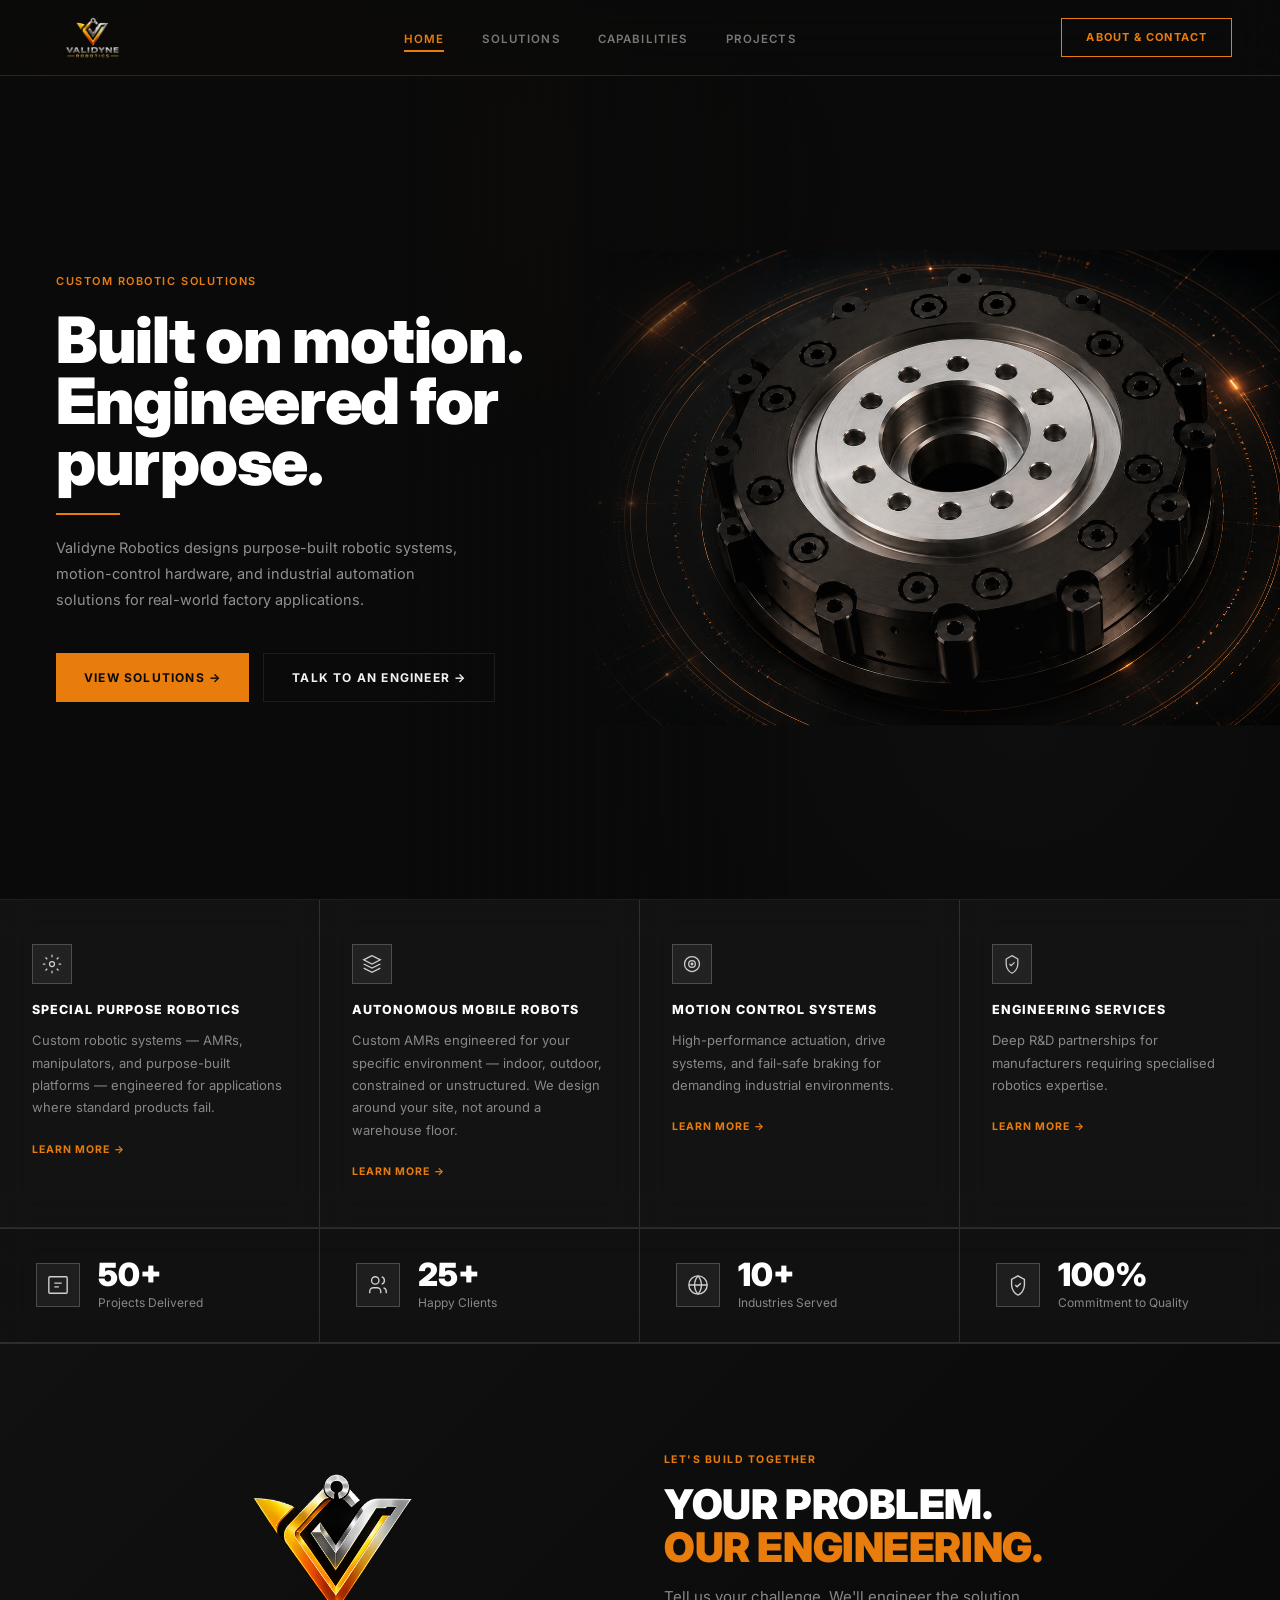
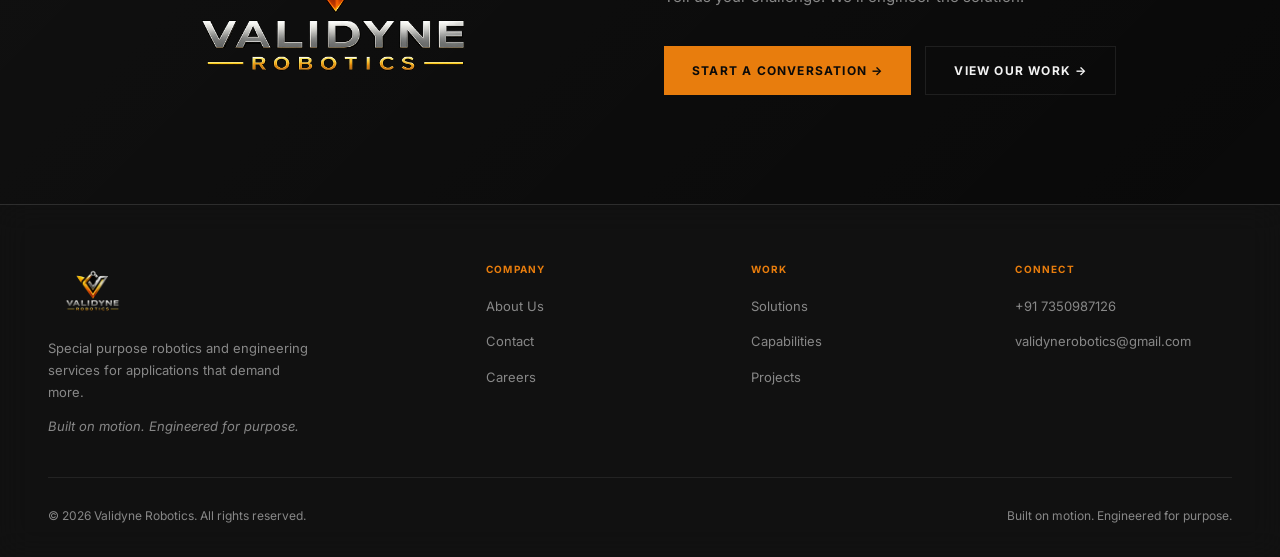
<file: index.html>
<!DOCTYPE html>
<html lang="en">
<head>
  <meta charset="UTF-8"/><meta name="viewport" content="width=device-width,initial-scale=1"/>
  <title>Validyne Robotics — Built on motion. Engineered for purpose.</title>
  <link href="https://fonts.googleapis.com/css2?family=Inter:wght@300;400;500;600;700;800;900&display=swap" rel="stylesheet"/>
  <link rel="stylesheet" href="style.css"/>
</head>
<body>
  <header class="nav">
    <a href="index.html" class="nav-logo"><img src="assets/validyne-logo.png" alt="Validyne Robotics"/></a>
    <nav><ul class="nav-links">
      <li><a href="index.html" class="active">Home</a></li>
      <li><a href="solutions.html">Solutions</a></li>
      <li><a href="capabilities.html">Capabilities</a></li>
      <li><a href="projects.html">Projects</a></li>
    </ul></nav>
    <a href="about.html" class="nav-cta">About &amp; Contact</a>
  </header>

  <div class="page">
    <section class="hero">

      <!-- LEFT: text -->
      <div class="hero-left">
        <p class="hero-eyebrow">Custom Robotic Solutions</p>
        <h1 class="hero-title">Built on motion.<br/>Engineered for<br/>purpose.</h1>
        <div class="silver-line"></div>
        <p class="hero-desc">Validyne Robotics designs purpose-built robotic systems, motion-control hardware, and industrial automation solutions for real-world factory applications.</p>
        <div class="hero-btns">
          <a href="solutions.html" class="btn btn-primary">View Solutions →</a>
          <a href="about.html#contact" class="btn btn-ghost">Talk to an Engineer →</a>
        </div>
      </div>

      <!-- RIGHT: image with callouts on top -->
      <div class="hero-right">
        <img src="assets/hero-bg.png" alt="Validyne actuator"/>
      </div>
    </section>

    <section class="features section">
      <div class="feat">
        <div class="feat-icon"><svg width="20" height="20" viewBox="0 0 24 24" fill="none" stroke="#d0d0d0" stroke-width="1.5"><circle cx="12" cy="12" r="3"/><path d="M12 1v3M12 20v3M1 12h3M20 12h3M4.2 4.2l2.1 2.1M17.7 17.7l2.1 2.1M4.2 19.8l2.1-2.1M17.7 6.3l2.1-2.1"/></svg></div>
        <h3>Special Purpose Robotics</h3>
        <p>Custom robotic systems — AMRs, manipulators, and purpose-built platforms — engineered for applications where standard products fail.</p>
        <a href="solutions.html">Learn More →</a>
      </div>
      <div class="feat">
        <div class="feat-icon"><svg width="20" height="20" viewBox="0 0 24 24" fill="none" stroke="#d0d0d0" stroke-width="1.5"><path d="M12 2L2 7l10 5 10-5-10-5zM2 17l10 5 10-5M2 12l10 5 10-5"/></svg></div>
        <h3>Autonomous Mobile Robots</h3>
        <p>Custom AMRs engineered for your specific environment — indoor, outdoor, constrained or unstructured. We design around your site, not around a warehouse floor.</p>
        <a href="solutions.html">Learn More →</a>
      </div>
      <div class="feat">
        <div class="feat-icon"><svg width="20" height="20" viewBox="0 0 24 24" fill="none" stroke="#d0d0d0" stroke-width="1.5"><circle cx="12" cy="12" r="9"/><circle cx="12" cy="12" r="4"/><circle cx="12" cy="12" r="1" fill="#d0d0d0"/></svg></div>
        <h3>Motion Control Systems</h3>
        <p>High-performance actuation, drive systems, and fail-safe braking for demanding industrial environments.</p>
        <a href="capabilities.html">Learn More →</a>
      </div>
      <div class="feat">
        <div class="feat-icon"><svg width="20" height="20" viewBox="0 0 24 24" fill="none" stroke="#d0d0d0" stroke-width="1.5"><path d="M12 2l7 4v6c0 5-3.5 9.7-7 11-3.5-1.3-7-6-7-11V6l7-4z"/><path d="M9 12l2 2 4-4"/></svg></div>
        <h3>Engineering Services</h3>
        <p>Deep R&amp;D partnerships for manufacturers requiring specialised robotics expertise.</p>
        <a href="solutions.html">Learn More →</a>
      </div>
    </section>

    <div class="stats section">
      <div class="stat"><div class="stat-icon"><svg width="22" height="22" viewBox="0 0 24 24" fill="none" stroke="#d0d0d0" stroke-width="1.5"><rect x="2" y="3" width="20" height="18" rx="1"/><path d="M8 10h8M8 14h5"/></svg></div><div><b>50+</b><span>Projects Delivered</span></div></div>
      <div class="stat"><div class="stat-icon"><svg width="22" height="22" viewBox="0 0 24 24" fill="none" stroke="#d0d0d0" stroke-width="1.5"><circle cx="9" cy="7" r="4"/><path d="M3 21v-2a4 4 0 014-4h4a4 4 0 014 4v2M16 3.13a4 4 0 010 7.75M21 21v-2a4 4 0 00-3-3.87"/></svg></div><div><b>25+</b><span>Happy Clients</span></div></div>
      <div class="stat"><div class="stat-icon"><svg width="22" height="22" viewBox="0 0 24 24" fill="none" stroke="#d0d0d0" stroke-width="1.5"><circle cx="12" cy="12" r="10"/><path d="M2 12h20M12 2a15.3 15.3 0 010 20M12 2a15.3 15.3 0 000 20"/></svg></div><div><b>10+</b><span>Industries Served</span></div></div>
      <div class="stat"><div class="stat-icon"><svg width="22" height="22" viewBox="0 0 24 24" fill="none" stroke="#d0d0d0" stroke-width="1.5"><path d="M12 2l7 4v6c0 5-3.5 9.7-7 11-3.5-1.3-7-6-7-11V6l7-4z"/><path d="M9 12l2 2 4-4"/></svg></div><div><b>100%</b><span>Commitment to Quality</span></div></div>
    </div>

    <div class="cta-band section">
      <div class="cta-band-logo">
        <img src="assets/validyne-logo.png" alt="Validyne Robotics"/>
      </div>
      <div class="cta-band-content">
        <p class="sec-label">Let's Build Together</p>
      <h2 class="sec-title">YOUR PROBLEM.<br/><span>OUR ENGINEERING.</span></h2>
      <p class="sec-desc">Tell us your challenge. We'll engineer the solution.</p>
      <div class="btns">
        <a href="about.html#contact" class="btn btn-primary">Start a Conversation →</a>
        <a href="projects.html" class="btn btn-ghost">View Our Work →</a>
      </div>
      </div>
    </div>
  </div>

  <footer>
    <div class="footer-top">
      <div class="footer-brand"><img src="assets/validyne-logo.png" alt="Validyne Robotics"/><p>Special purpose robotics and engineering services for applications that demand more.</p><p class="footer-tagline">Built on motion. Engineered for purpose.</p></div>
      <div class="footer-col"><h4>Company</h4><ul><li><a href="about.html">About Us</a></li><li><a href="about.html#contact">Contact</a></li><li><a href="about.html#careers">Careers</a></li></ul></div>
      <div class="footer-col"><h4>Work</h4><ul><li><a href="solutions.html">Solutions</a></li><li><a href="capabilities.html">Capabilities</a></li><li><a href="projects.html">Projects</a></li></ul></div>
      <div class="footer-col"><h4>Connect</h4><ul><li><a href="tel:+917350987126">+91 7350987126</a></li><li><a href="mailto:validynerobotics@gmail.com">validynerobotics@gmail.com</a></li></ul></div>
    </div>
    <div class="footer-bottom"><span>© 2026 Validyne Robotics. All rights reserved.</span><span>Built on motion. Engineered for purpose.</span></div>
  </footer>
</body>
</html>
</file>
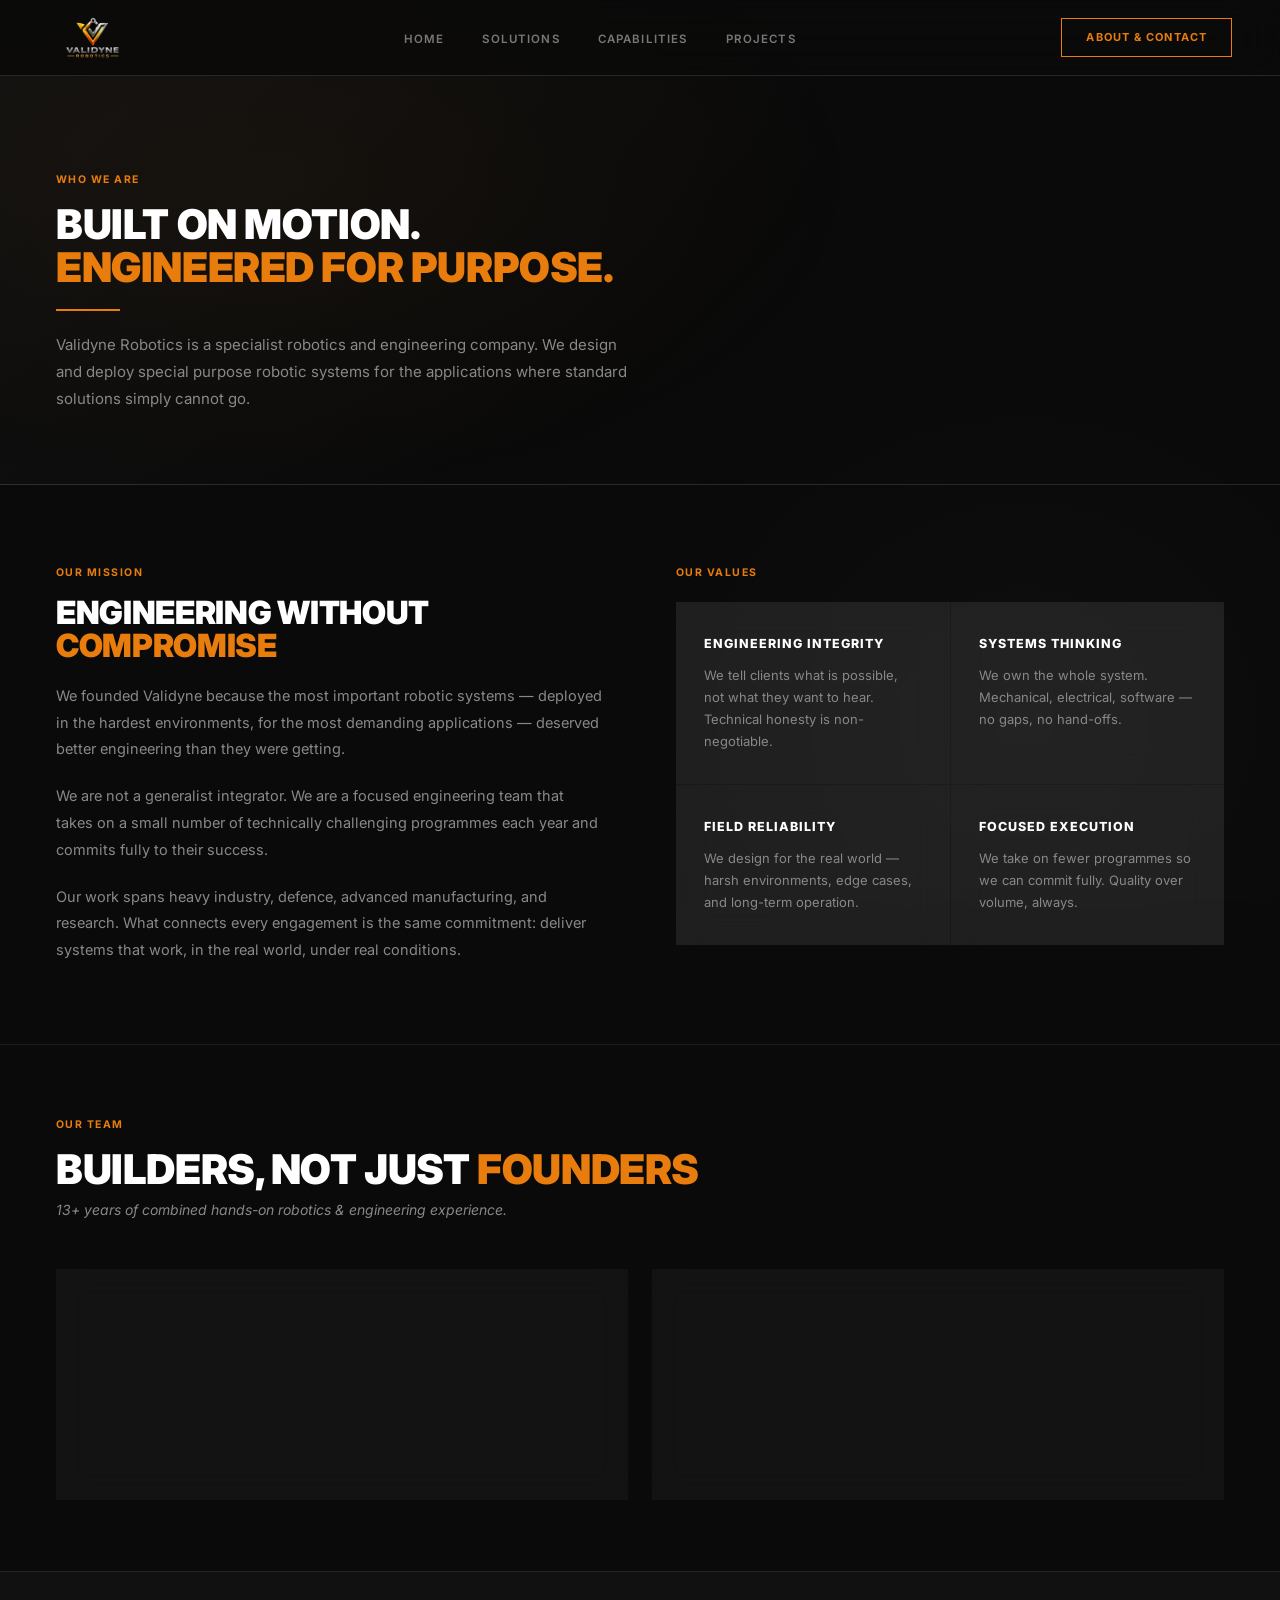
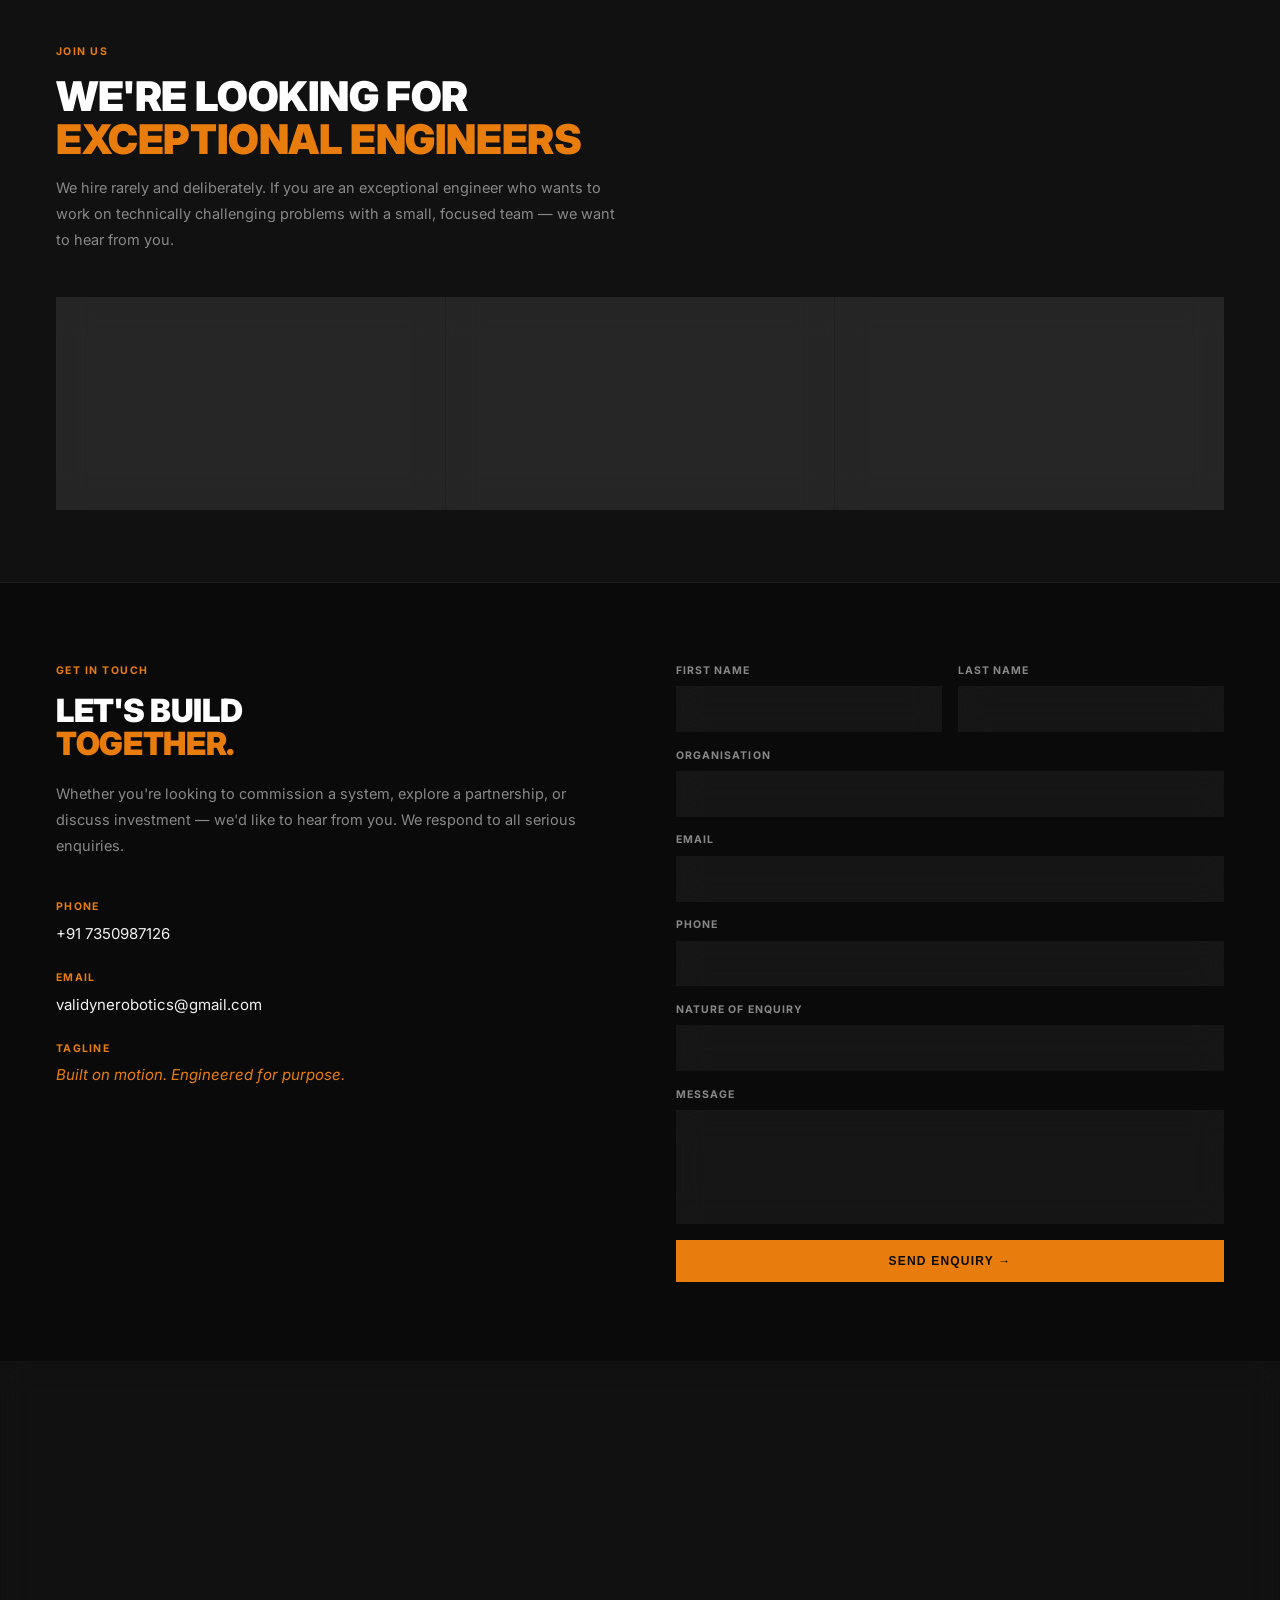
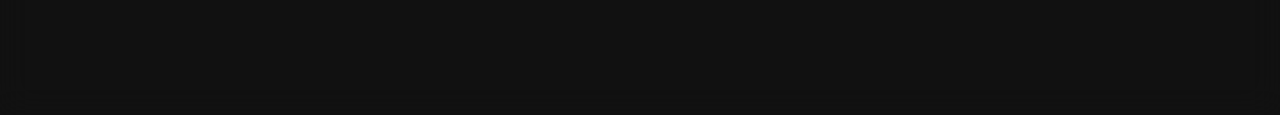
<file: about.html>
<!DOCTYPE html>
<html lang="en">
<head>
  <meta charset="UTF-8"/><meta name="viewport" content="width=device-width,initial-scale=1"/>
  <title>About &amp; Contact — Validyne Robotics</title>
  <link href="https://fonts.googleapis.com/css2?family=Inter:wght@400;500;600;700;800;900&display=swap" rel="stylesheet"/>
  <link rel="stylesheet" href="style.css"/>
</head>
<body>
  <header class="nav">
    <a href="index.html" class="nav-logo"><img src="assets/validyne-logo.png" alt="Validyne Robotics"/></a>
    <nav><ul class="nav-links">
      <li><a href="index.html">Home</a></li>
      <li><a href="solutions.html">Solutions</a></li>
      <li><a href="capabilities.html">Capabilities</a></li>
      <li><a href="projects.html">Projects</a></li>
    </ul></nav>
    <a href="#contact" class="nav-cta active">About &amp; Contact</a>
  </header>
  <div class="page">
    <section class="page-hero section">
      <div class="page-hero-content">
        <p class="sec-label">Who We Are</p>
        <h1 class="sec-title">BUILT ON MOTION.<br/><span>ENGINEERED FOR PURPOSE.</span></h1>
        <div class="silver-line"></div>
        <p class="sec-desc">Validyne Robotics is a specialist robotics and engineering company. We design and deploy special purpose robotic systems for the applications where standard solutions simply cannot go.</p>
      </div>
    </section>

    <section class="about-grid section">
      <div>
        <p class="sec-label">Our Mission</p>
        <h2 class="sec-title" style="font-size:clamp(22px,2.5vw,34px);margin-bottom:20px">ENGINEERING WITHOUT<br/><span>COMPROMISE</span></h2>
        <p style="font-size:14.5px;color:#888888;line-height:1.85;margin-bottom:20px">We founded Validyne because the most important robotic systems — deployed in the hardest environments, for the most demanding applications — deserved better engineering than they were getting.</p>
        <p style="font-size:14.5px;color:#888888;line-height:1.85;margin-bottom:20px">We are not a generalist integrator. We are a focused engineering team that takes on a small number of technically challenging programmes each year and commits fully to their success.</p>
        <p style="font-size:14.5px;color:#888888;line-height:1.85">Our work spans heavy industry, defence, advanced manufacturing, and research. What connects every engagement is the same commitment: deliver systems that work, in the real world, under real conditions.</p>
      </div>
      <div>
        <p class="sec-label" style="margin-bottom:20px">Our Values</p>
        <div class="values-grid">
          <div class="value-card"><h4>Engineering Integrity</h4><p>We tell clients what is possible, not what they want to hear. Technical honesty is non-negotiable.</p></div>
          <div class="value-card"><h4>Systems Thinking</h4><p>We own the whole system. Mechanical, electrical, software — no gaps, no hand-offs.</p></div>
          <div class="value-card"><h4>Field Reliability</h4><p>We design for the real world — harsh environments, edge cases, and long-term operation.</p></div>
          <div class="value-card"><h4>Focused Execution</h4><p>We take on fewer programmes so we can commit fully. Quality over volume, always.</p></div>
        </div>
      </div>
    </section>

    
    <section class="section" style="padding:72px 56px;border-top:1px solid var(--borderw)">
      <p class="sec-label">Our Team</p>
      <h2 class="sec-title" style="margin-bottom:8px">BUILDERS, NOT JUST <span>FOUNDERS</span></h2>
      <p style="font-size:14px;font-style:italic;color:var(--muted);margin-bottom:48px">13+ years of combined hands-on robotics &amp; engineering experience.</p>
      <div style="display:grid;grid-template-columns:1fr 1fr;gap:24px">

        <div style="background:rgba(255,255,255,.04);backdrop-filter:blur(16px);border:1px solid var(--glass-border);padding:40px 36px">
          <div style="display:flex;align-items:center;gap:20px;margin-bottom:24px">
            <div style="width:72px;height:72px;border-radius:50%;border:2px solid var(--cyan);background:rgba(255,255,255,.06);display:flex;align-items:center;justify-content:center;flex-shrink:0;overflow:hidden">
              <svg width="36" height="36" viewBox="0 0 24 24" fill="none" stroke="rgba(255,255,255,0.4)" stroke-width="1.2"><circle cx="12" cy="8" r="4"/><path d="M4 20c0-4 3.6-7 8-7s8 3 8 7"/></svg>
            </div>
            <div>
              <h3 style="font-size:18px;font-weight:800;color:#fff;margin-bottom:4px">Mr. Prasanna Pophali</h3>
              <p style="font-size:10px;font-weight:700;letter-spacing:.12em;text-transform:uppercase;color:var(--cyan)">Co-Founder &bull; CEO</p>
              <p style="font-size:14px;font-weight:700;color:var(--text);margin-top:4px">Industrial Design Engineer</p>
            </div>
          </div>
          <p style="font-size:13.5px;color:var(--muted);line-height:1.8">5+ years in R&amp;D, design and development. Prior founder of a 3D-printing services startup — knows how to ship hardware and run a company.</p>
        </div>

        <div style="background:rgba(255,255,255,.04);backdrop-filter:blur(16px);border:1px solid var(--glass-border);padding:40px 36px">
          <div style="display:flex;align-items:center;gap:20px;margin-bottom:24px">
            <div style="width:72px;height:72px;border-radius:50%;border:2px solid var(--cyan);background:rgba(255,255,255,.06);display:flex;align-items:center;justify-content:center;flex-shrink:0;overflow:hidden">
              <svg width="36" height="36" viewBox="0 0 24 24" fill="none" stroke="rgba(255,255,255,0.4)" stroke-width="1.2"><circle cx="12" cy="8" r="4"/><path d="M4 20c0-4 3.6-7 8-7s8 3 8 7"/></svg>
            </div>
            <div>
              <h3 style="font-size:18px;font-weight:800;color:#fff;margin-bottom:4px">Mr. Saurabh Rahatekar</h3>
              <p style="font-size:10px;font-weight:700;letter-spacing:.12em;text-transform:uppercase;color:var(--cyan)">Co-Founder &bull; CTO</p>
              <p style="font-size:14px;font-weight:700;color:var(--text);margin-top:4px">Industrial Robotics Engineer</p>
            </div>
          </div>
          <p style="font-size:13.5px;color:var(--muted);line-height:1.8">8+ years in robotics. Full-stack software for AMRs, robotic systems and more. End-to-end robot system architect.</p>
        </div>

      </div>
    </section>

    <section id="careers" class="section" style="padding:72px 56px;background:var(--bg2);border-top:1px solid var(--borderw)">
      <p class="sec-label">Join Us</p>
      <h2 class="sec-title" style="margin-bottom:14px">WE'RE LOOKING FOR<br/><span>EXCEPTIONAL ENGINEERS</span></h2>
      <p style="font-size:14.5px;color:#888888;max-width:560px;line-height:1.8;margin-bottom:44px">We hire rarely and deliberately. If you are an exceptional engineer who wants to work on technically challenging problems with a small, focused team — we want to hear from you.</p>
      <div class="careers-grid">
        <div class="career-card"><h3>Robotics &amp; Mechanical</h3><p>Senior engineers with deep experience in robotic mechanism design, actuation, and field-deployable hardware.</p><a href="#contact">Apply →</a></div>
        <div class="career-card"><h3>Power Electronics &amp; Drive</h3><p>Engineers with motor drive, power conversion, and embedded analog design experience in demanding environments.</p><a href="#contact">Apply →</a></div>
        <div class="career-card"><h3>Embedded &amp; Control</h3><p>Engineers who write real-time firmware and control systems. Hard real-time, bare-metal experience essential.</p><a href="#contact">Apply →</a></div>
      </div>
    </section>

    <section id="contact" class="about-grid section" style="border-top:1px solid var(--borderw)">
      <div>
        <p class="sec-label">Get In Touch</p>
        <h2 class="sec-title" style="font-size:clamp(22px,2.5vw,34px);margin-bottom:20px">LET'S BUILD<br/><span>TOGETHER.</span></h2>
        <p style="font-size:14.5px;color:#888888;line-height:1.8;margin-bottom:40px">Whether you're looking to commission a system, explore a partnership, or discuss investment — we'd like to hear from you. We respond to all serious enquiries.</p>
        <div class="contact-info">
          <div class="contact-info-item">
            <h4>Phone</h4>
            <p><a href="tel:+917350987126" style="color:var(--text);text-decoration:none">+91 7350987126</a></p>
          </div>
          <div class="contact-info-item">
            <h4>Email</h4>
            <p><a href="mailto:validynerobotics@gmail.com" style="color:var(--text);text-decoration:none">validynerobotics@gmail.com</a></p>
          </div>
          <div class="contact-info-item">
            <h4>Tagline</h4>
            <p style="font-style:italic;color:var(--cyan)">Built on motion. Engineered for purpose.</p>
          </div>
        </div>
      </div>
      <div>
        <form class="contact-form" onsubmit="return false">
          <div class="form-row">
            <div class="form-group"><label>First Name</label><input type="text" placeholder="John"/></div>
            <div class="form-group"><label>Last Name</label><input type="text" placeholder="Smith"/></div>
          </div>
          <div class="form-group"><label>Organisation</label><input type="text" placeholder="Your company or organisation"/></div>
          <div class="form-group"><label>Email</label><input type="email" placeholder="john@organisation.com"/></div>
          <div class="form-group"><label>Phone</label><input type="tel" placeholder="+91 00000 00000"/></div>
          <div class="form-group">
            <label>Nature of Enquiry</label>
            <select><option value="">Select one</option><option>Engineering Programme</option><option>Outdoor AMR — Sloped Terrain</option><option>Partnership &amp; Collaboration</option><option>Investment</option><option>Careers</option><option>Press &amp; Media</option><option>Other</option></select>
          </div>
          <div class="form-group"><label>Message</label><textarea rows="5" placeholder="Tell us about your project, facility, or enquiry..."></textarea></div>
          <button type="submit" class="btn btn-primary" style="width:100%;justify-content:center;border:none;cursor:pointer">Send Enquiry →</button>
        </form>
      </div>
    </section>
  </div>

  <footer>
    <div class="footer-top">
      <div class="footer-brand"><img src="assets/validyne-logo.png" alt="Validyne Robotics"/><p>Special purpose robotics and engineering services for applications that demand more.</p><p class="footer-tagline">Built on motion. Engineered for purpose.</p></div>
      <div class="footer-col"><h4>Company</h4><ul><li><a href="about.html">About Us</a></li><li><a href="about.html#contact">Contact</a></li><li><a href="about.html#careers">Careers</a></li></ul></div>
      <div class="footer-col"><h4>Work</h4><ul><li><a href="solutions.html">Solutions</a></li><li><a href="capabilities.html">Capabilities</a></li><li><a href="projects.html">Projects</a></li></ul></div>
      <div class="footer-col"><h4>Connect</h4><ul><li><a href="tel:+917350987126">+91 7350987126</a></li><li><a href="mailto:validynerobotics@gmail.com">validynerobotics@gmail.com</a></li></ul></div>
    </div>
    <div class="footer-bottom"><span>© 2026 Validyne Robotics. All rights reserved.</span><span>Built on motion. Engineered for purpose.</span></div>
  </footer>
</body>
</html>
</file>
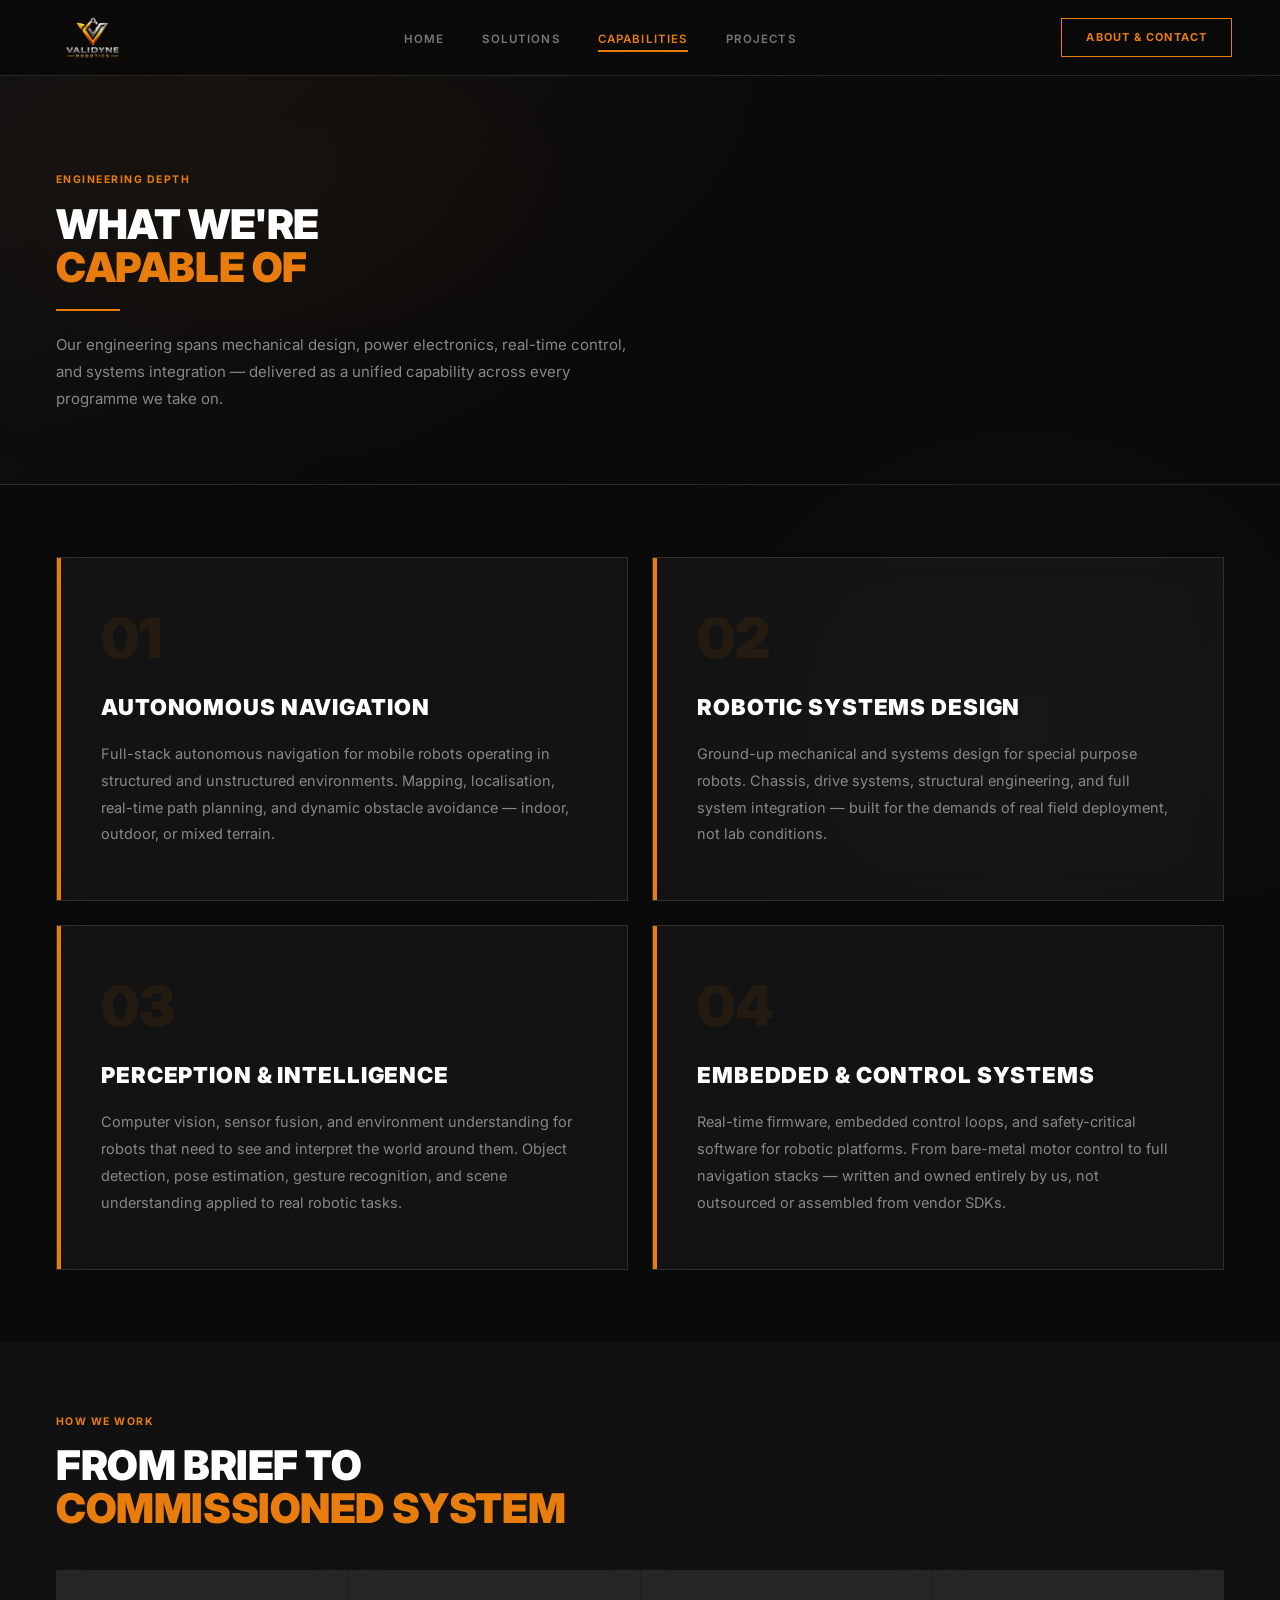
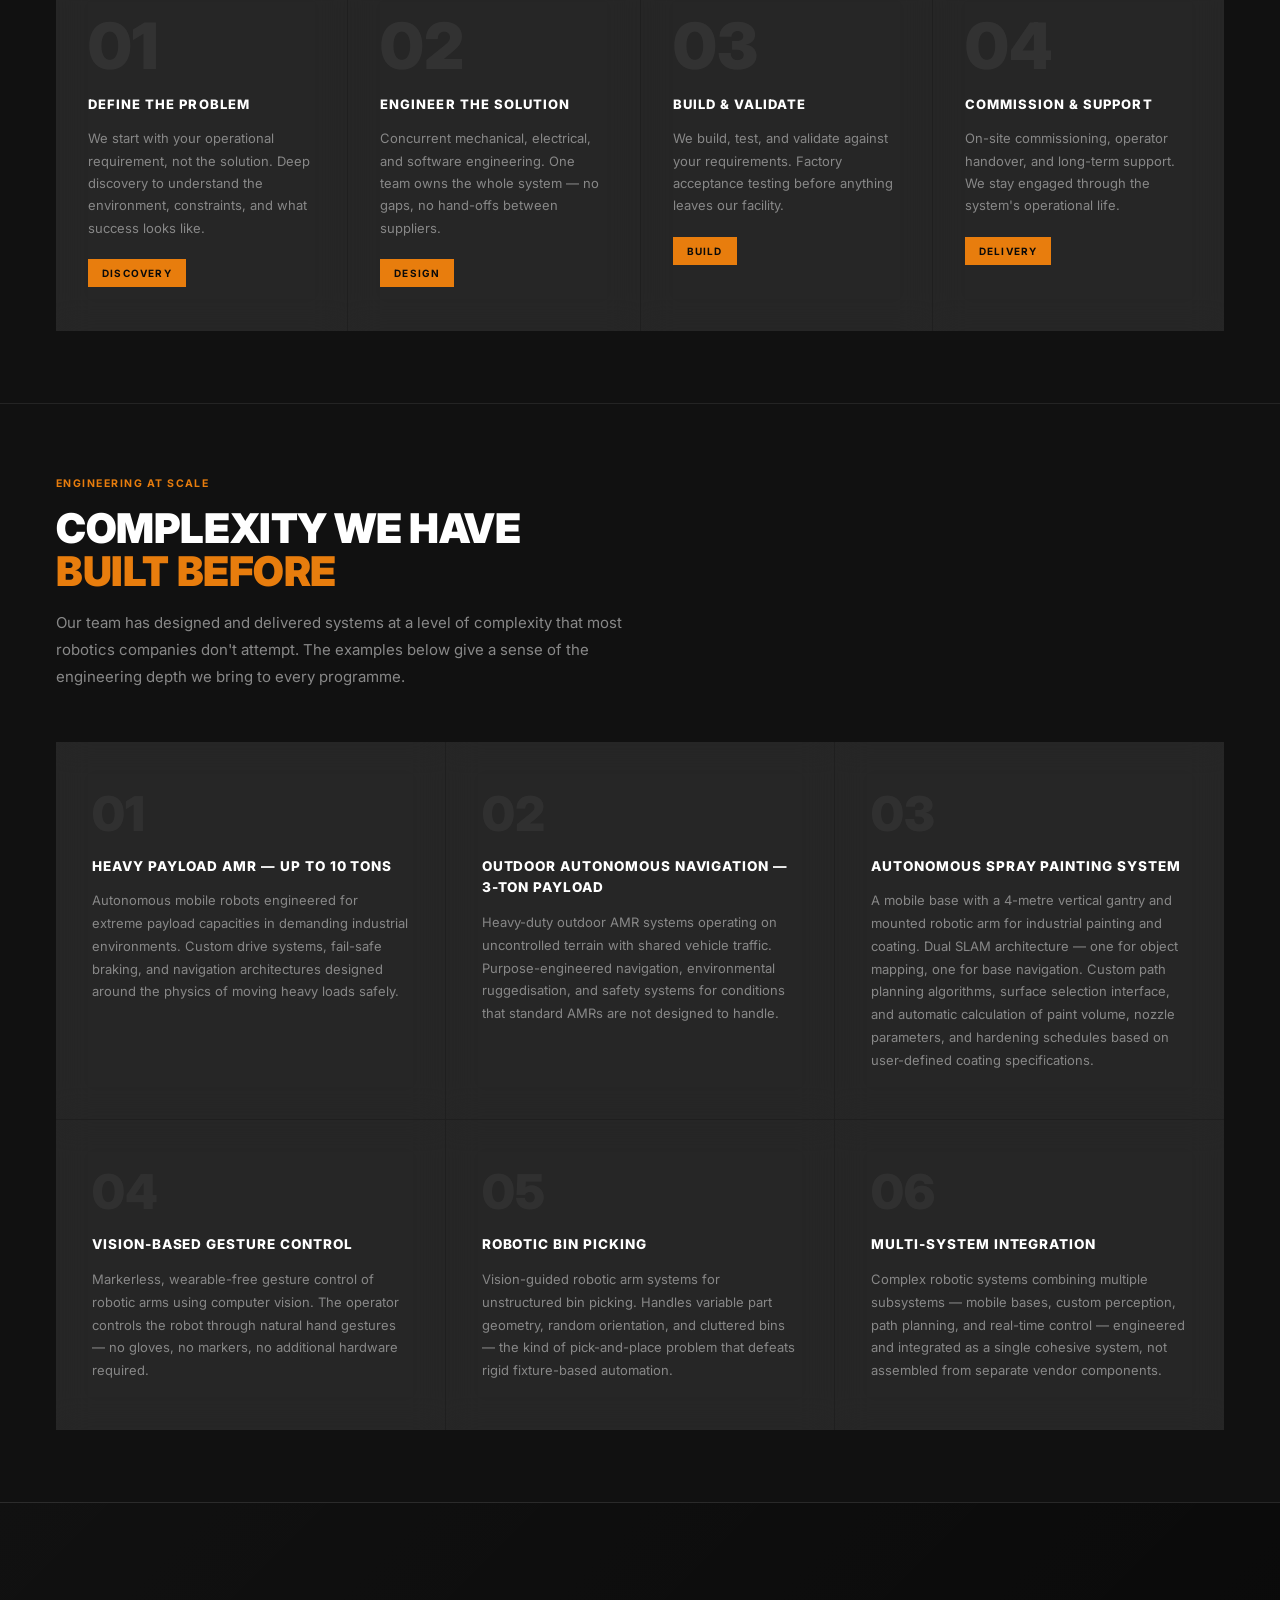
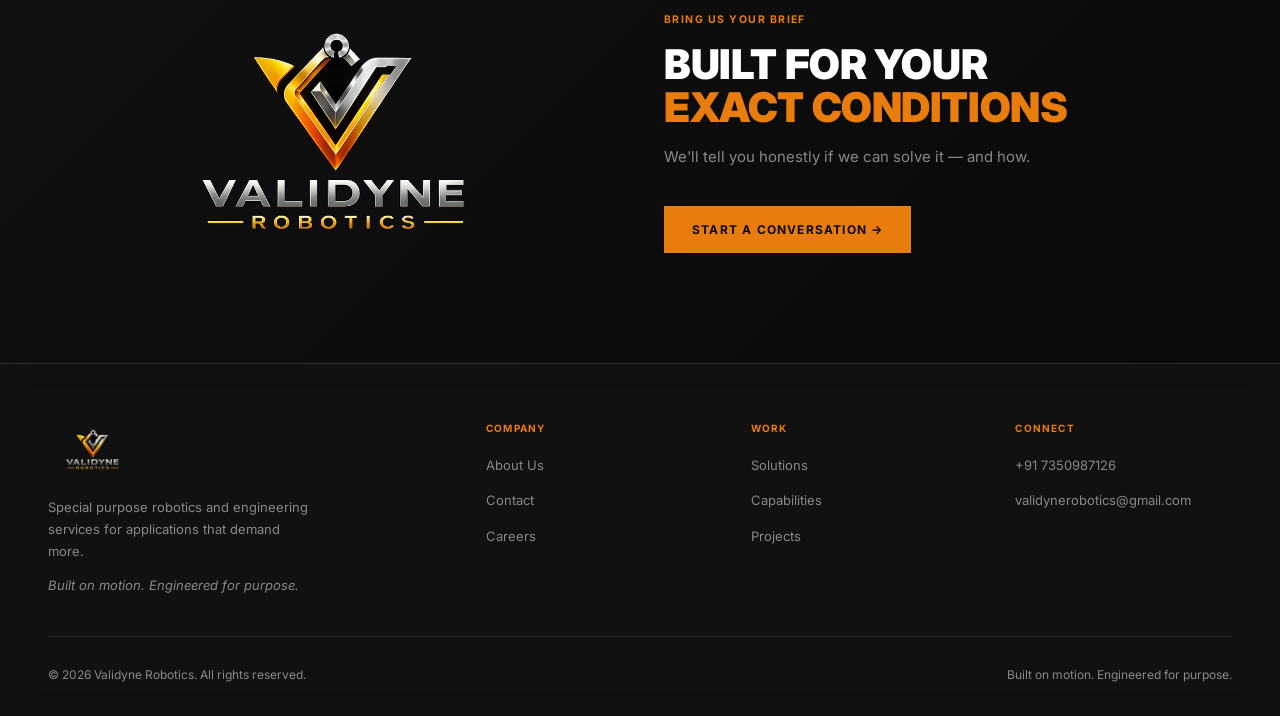
<file: capabilities.html>
<!DOCTYPE html>
<html lang="en">
<head>
  <meta charset="UTF-8"/><meta name="viewport" content="width=device-width,initial-scale=1"/>
  <title>Capabilities — Validyne Robotics</title>
  <link href="https://fonts.googleapis.com/css2?family=Inter:wght@400;500;600;700;800;900&display=swap" rel="stylesheet"/>
  <link rel="stylesheet" href="style.css"/>
</head>
<body>
  <header class="nav">
    <a href="index.html" class="nav-logo"><img src="assets/validyne-logo.png" alt="Validyne Robotics"/></a>
    <nav><ul class="nav-links">
      <li><a href="index.html">Home</a></li>
      <li><a href="solutions.html">Solutions</a></li>
      <li><a href="capabilities.html" class="active">Capabilities</a></li>
      <li><a href="projects.html">Projects</a></li>
    </ul></nav>
    <a href="about.html" class="nav-cta">About &amp; Contact</a>
  </header>
  <div class="page">

    <section class="page-hero section">
      <div class="page-hero-content">
        <p class="sec-label">Engineering Depth</p>
        <h1 class="sec-title">WHAT WE'RE<br/><span>CAPABLE OF</span></h1>
        <div class="silver-line"></div>
        <p class="sec-desc">Our engineering spans mechanical design, power electronics, real-time control, and systems integration — delivered as a unified capability across every programme we take on.</p>
      </div>
    </section>

    <section class="section" style="padding:72px 56px">
      <div style="display:grid;grid-template-columns:repeat(2,1fr);gap:24px">

        <div style="background:rgba(255,255,255,.04);backdrop-filter:blur(16px);border:1px solid var(--glass-border);padding:52px 44px;position:relative;overflow:hidden;transition:background .25s" onmouseover="this.style.background='rgba(255,255,255,.07)'" onmouseout="this.style.background='rgba(255,255,255,.04)'">
          <div style="position:absolute;top:0;left:0;width:4px;height:100%;background:var(--cyan)"></div>
          <div style="font-size:56px;font-weight:900;color:rgba(232,125,13,.08);line-height:1;margin-bottom:24px">01</div>
          <h3 style="font-size:22px;font-weight:900;text-transform:uppercase;letter-spacing:.04em;color:#fff;margin-bottom:16px">Autonomous Navigation</h3>
          <p style="font-size:14.5px;color:var(--muted);line-height:1.85">Full-stack autonomous navigation for mobile robots operating in structured and unstructured environments. Mapping, localisation, real-time path planning, and dynamic obstacle avoidance — indoor, outdoor, or mixed terrain.</p>
        </div>

        <div style="background:rgba(255,255,255,.04);backdrop-filter:blur(16px);border:1px solid var(--glass-border);padding:52px 44px;position:relative;overflow:hidden;transition:background .25s" onmouseover="this.style.background='rgba(255,255,255,.07)'" onmouseout="this.style.background='rgba(255,255,255,.04)'">
          <div style="position:absolute;top:0;left:0;width:4px;height:100%;background:var(--cyan)"></div>
          <div style="font-size:56px;font-weight:900;color:rgba(232,125,13,.08);line-height:1;margin-bottom:24px">02</div>
          <h3 style="font-size:22px;font-weight:900;text-transform:uppercase;letter-spacing:.04em;color:#fff;margin-bottom:16px">Robotic Systems Design</h3>
          <p style="font-size:14.5px;color:var(--muted);line-height:1.85">Ground-up mechanical and systems design for special purpose robots. Chassis, drive systems, structural engineering, and full system integration — built for the demands of real field deployment, not lab conditions.</p>
        </div>

        <div style="background:rgba(255,255,255,.04);backdrop-filter:blur(16px);border:1px solid var(--glass-border);padding:52px 44px;position:relative;overflow:hidden;transition:background .25s" onmouseover="this.style.background='rgba(255,255,255,.07)'" onmouseout="this.style.background='rgba(255,255,255,.04)'">
          <div style="position:absolute;top:0;left:0;width:4px;height:100%;background:var(--cyan)"></div>
          <div style="font-size:56px;font-weight:900;color:rgba(232,125,13,.08);line-height:1;margin-bottom:24px">03</div>
          <h3 style="font-size:22px;font-weight:900;text-transform:uppercase;letter-spacing:.04em;color:#fff;margin-bottom:16px">Perception & Intelligence</h3>
          <p style="font-size:14.5px;color:var(--muted);line-height:1.85">Computer vision, sensor fusion, and environment understanding for robots that need to see and interpret the world around them. Object detection, pose estimation, gesture recognition, and scene understanding applied to real robotic tasks.</p>
        </div>

        <div style="background:rgba(255,255,255,.04);backdrop-filter:blur(16px);border:1px solid var(--glass-border);padding:52px 44px;position:relative;overflow:hidden;transition:background .25s" onmouseover="this.style.background='rgba(255,255,255,.07)'" onmouseout="this.style.background='rgba(255,255,255,.04)'">
          <div style="position:absolute;top:0;left:0;width:4px;height:100%;background:var(--cyan)"></div>
          <div style="font-size:56px;font-weight:900;color:rgba(232,125,13,.08);line-height:1;margin-bottom:24px">04</div>
          <h3 style="font-size:22px;font-weight:900;text-transform:uppercase;letter-spacing:.04em;color:#fff;margin-bottom:16px">Embedded & Control Systems</h3>
          <p style="font-size:14.5px;color:var(--muted);line-height:1.85">Real-time firmware, embedded control loops, and safety-critical software for robotic platforms. From bare-metal motor control to full navigation stacks — written and owned entirely by us, not outsourced or assembled from vendor SDKs.</p>
        </div>

      </div>
    </section>

    <section class="section" style="padding:72px 56px;background:var(--bg2)">
      <p class="sec-label">How We Work</p>
      <h2 class="sec-title" style="margin-bottom:40px">FROM BRIEF TO<br/><span>COMMISSIONED SYSTEM</span></h2>
      <div class="steps">
        <div class="step"><div class="step-num">01</div><h3>Define the Problem</h3><p>We start with your operational requirement, not the solution. Deep discovery to understand the environment, constraints, and what success looks like.</p><span class="step-badge">Discovery</span></div>
        <div class="step"><div class="step-num">02</div><h3>Engineer the Solution</h3><p>Concurrent mechanical, electrical, and software engineering. One team owns the whole system — no gaps, no hand-offs between suppliers.</p><span class="step-badge">Design</span></div>
        <div class="step"><div class="step-num">03</div><h3>Build &amp; Validate</h3><p>We build, test, and validate against your requirements. Factory acceptance testing before anything leaves our facility.</p><span class="step-badge">Build</span></div>
        <div class="step"><div class="step-num">04</div><h3>Commission &amp; Support</h3><p>On-site commissioning, operator handover, and long-term support. We stay engaged through the system's operational life.</p><span class="step-badge">Delivery</span></div>
      </div>
    </section>


    <section class="section" style="padding:72px 56px;background:var(--bg2);border-top:1px solid var(--borderw)">
      <p class="sec-label">Engineering at Scale</p>
      <h2 class="sec-title" style="margin-bottom:16px">COMPLEXITY WE HAVE<br/><span>BUILT BEFORE</span></h2>
      <p style="font-size:15px;color:var(--muted);max-width:600px;line-height:1.8;margin-bottom:52px">Our team has designed and delivered systems at a level of complexity that most robotics companies don't attempt. The examples below give a sense of the engineering depth we bring to every programme.</p>
      <div class="sol-grid">
        <div class="sol-card">
          <div class="sol-num">01</div>
          <h3>Heavy Payload AMR — Up to 10 Tons</h3>
          <p>Autonomous mobile robots engineered for extreme payload capacities in demanding industrial environments. Custom drive systems, fail-safe braking, and navigation architectures designed around the physics of moving heavy loads safely.</p>
        </div>
        <div class="sol-card">
          <div class="sol-num">02</div>
          <h3>Outdoor Autonomous Navigation — 3-Ton Payload</h3>
          <p>Heavy-duty outdoor AMR systems operating on uncontrolled terrain with shared vehicle traffic. Purpose-engineered navigation, environmental ruggedisation, and safety systems for conditions that standard AMRs are not designed to handle.</p>
        </div>
        <div class="sol-card">
          <div class="sol-num">03</div>
          <h3>Autonomous Spray Painting System</h3>
          <p>A mobile base with a 4-metre vertical gantry and mounted robotic arm for industrial painting and coating. Dual SLAM architecture — one for object mapping, one for base navigation. Custom path planning algorithms, surface selection interface, and automatic calculation of paint volume, nozzle parameters, and hardening schedules based on user-defined coating specifications.</p>
        </div>
        <div class="sol-card">
          <div class="sol-num">04</div>
          <h3>Vision-Based Gesture Control</h3>
          <p>Markerless, wearable-free gesture control of robotic arms using computer vision. The operator controls the robot through natural hand gestures — no gloves, no markers, no additional hardware required.</p>
        </div>
        <div class="sol-card">
          <div class="sol-num">05</div>
          <h3>Robotic Bin Picking</h3>
          <p>Vision-guided robotic arm systems for unstructured bin picking. Handles variable part geometry, random orientation, and cluttered bins — the kind of pick-and-place problem that defeats rigid fixture-based automation.</p>
        </div>
        <div class="sol-card">
          <div class="sol-num">06</div>
          <h3>Multi-System Integration</h3>
          <p>Complex robotic systems combining multiple subsystems — mobile bases, custom perception, path planning, and real-time control — engineered and integrated as a single cohesive system, not assembled from separate vendor components.</p>
        </div>
      </div>
    </section>

    <div class="cta-band section">
      <div class="cta-band-logo">
        <img src="assets/validyne-logo.png" alt="Validyne Robotics"/>
      </div>
      <div class="cta-band-content">
        <p class="sec-label">Bring Us Your Brief</p>
      <h2 class="sec-title">BUILT FOR YOUR<br/><span>EXACT CONDITIONS</span></h2>
      <p class="sec-desc">We'll tell you honestly if we can solve it — and how.</p>
      <div class="btns"><a href="about.html#contact" class="btn btn-primary">Start a Conversation →</a></div>
      </div>
    </div>
  </div>

  <footer>
    <div class="footer-top">
      <div class="footer-brand"><img src="assets/validyne-logo.png" alt="Validyne Robotics"/><p>Special purpose robotics and engineering services for applications that demand more.</p><p class="footer-tagline">Built on motion. Engineered for purpose.</p></div>
      <div class="footer-col"><h4>Company</h4><ul><li><a href="about.html">About Us</a></li><li><a href="about.html#contact">Contact</a></li><li><a href="about.html#careers">Careers</a></li></ul></div>
      <div class="footer-col"><h4>Work</h4><ul><li><a href="solutions.html">Solutions</a></li><li><a href="capabilities.html">Capabilities</a></li><li><a href="projects.html">Projects</a></li></ul></div>
      <div class="footer-col"><h4>Connect</h4><ul><li><a href="tel:+917350987126">+91 7350987126</a></li><li><a href="mailto:validynerobotics@gmail.com">validynerobotics@gmail.com</a></li></ul></div>
    </div>
    <div class="footer-bottom"><span>© 2026 Validyne Robotics. All rights reserved.</span><span>Built on motion. Engineered for purpose.</span></div>
  </footer>
</body>
</html>
</file>
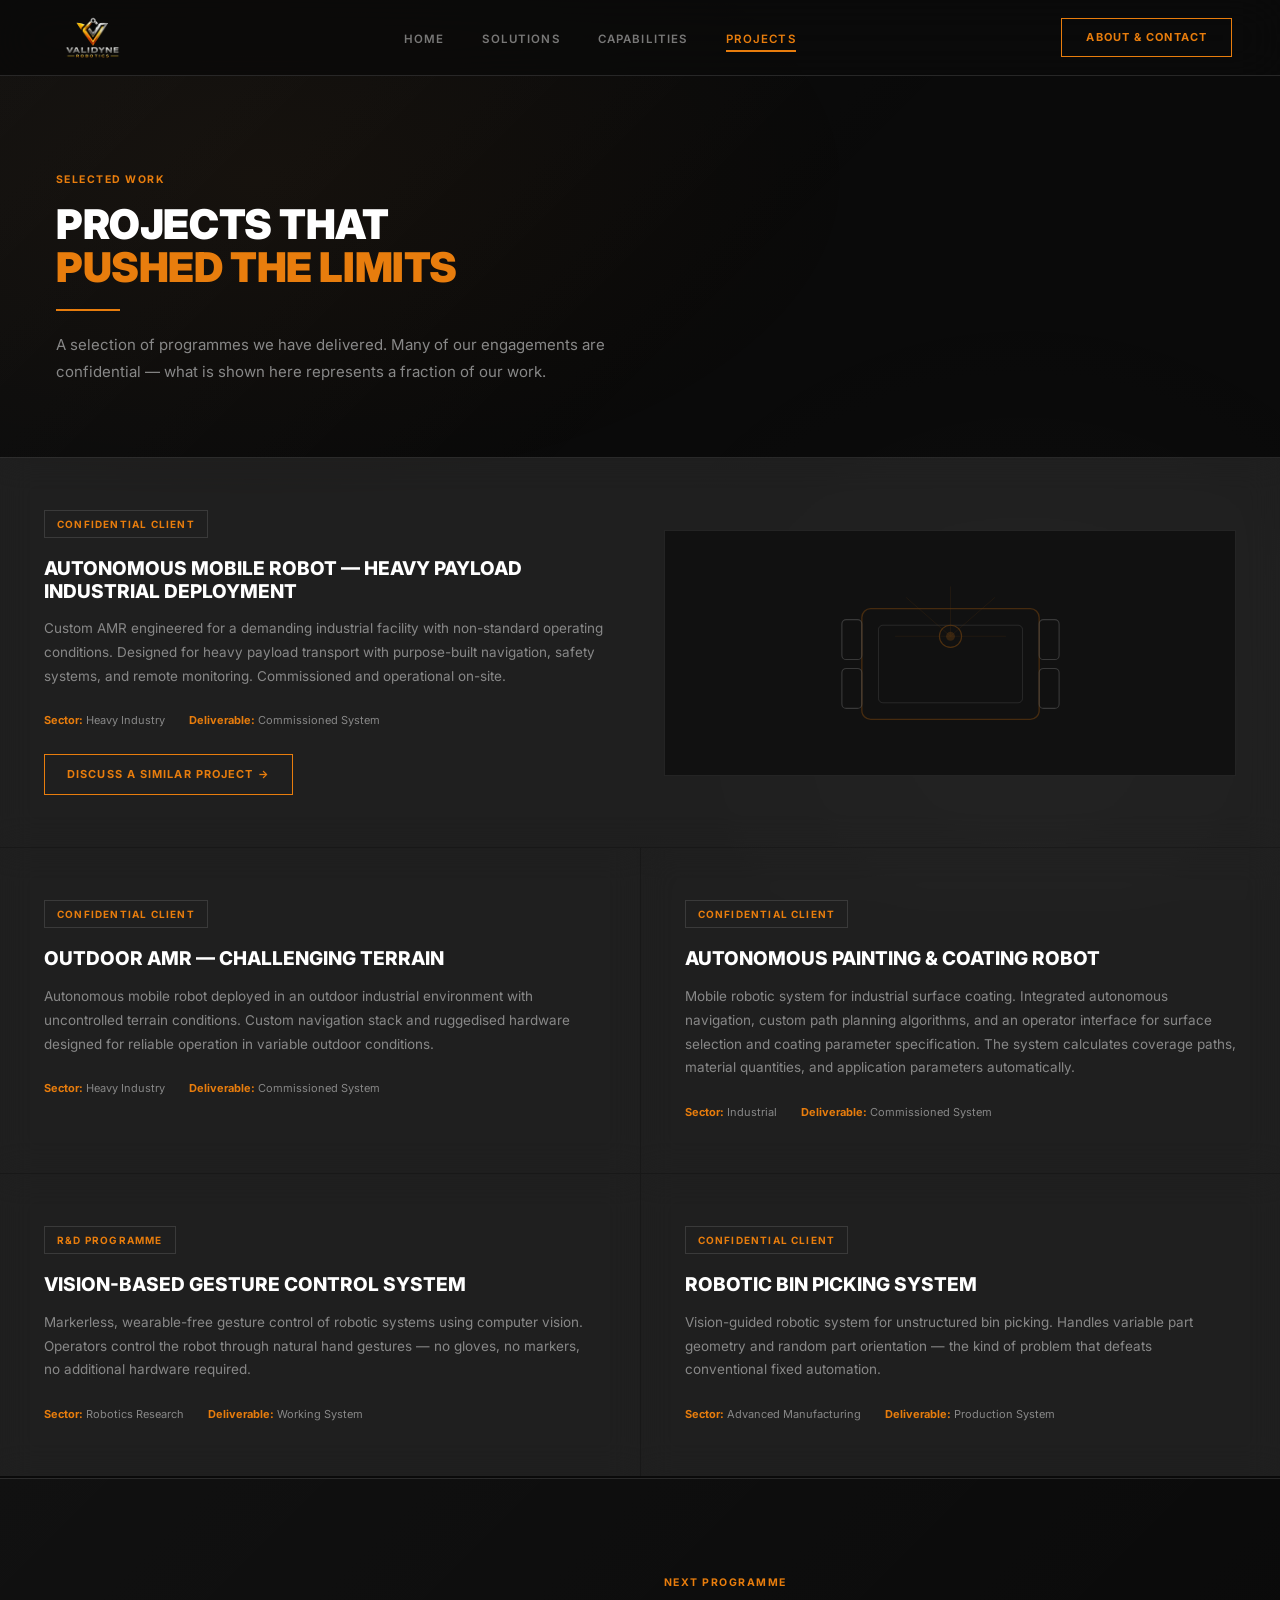
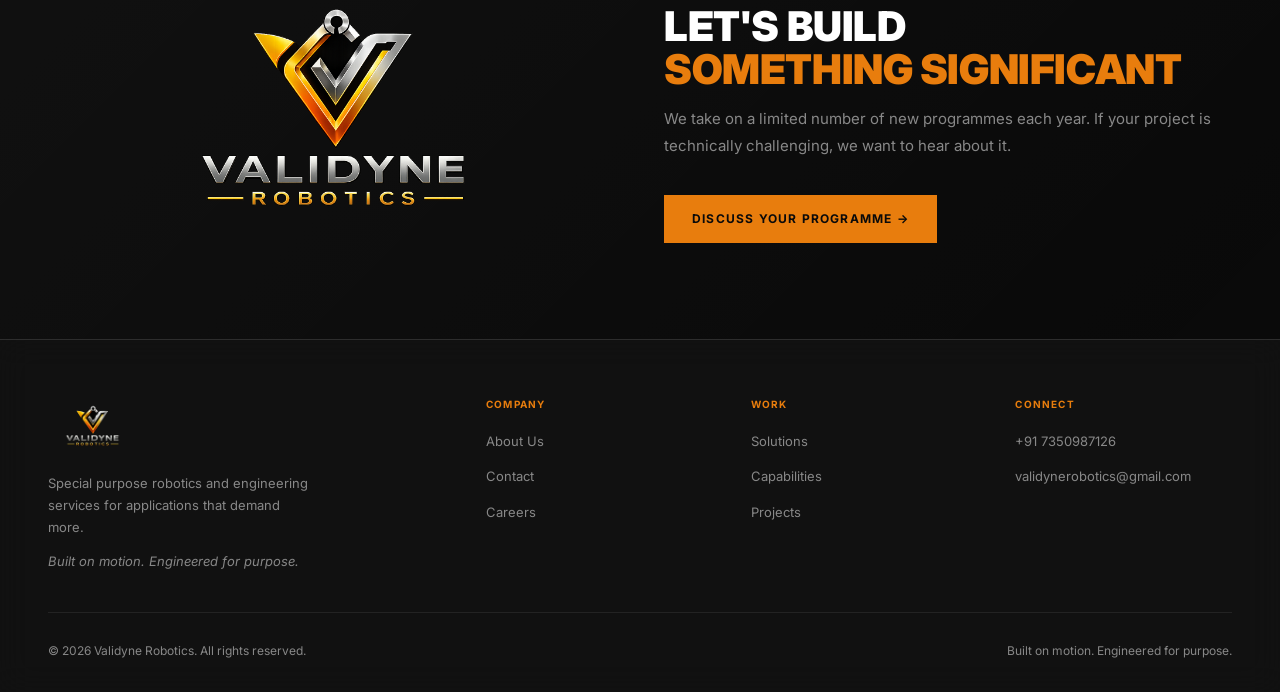
<file: projects.html>
<!DOCTYPE html>
<html lang="en">
<head>
  <meta charset="UTF-8"/><meta name="viewport" content="width=device-width,initial-scale=1"/>
  <title>Projects — Validyne Robotics</title>
  <link href="https://fonts.googleapis.com/css2?family=Inter:wght@400;500;600;700;800;900&display=swap" rel="stylesheet"/>
  <link rel="stylesheet" href="style.css"/>
</head>
<body>
  <header class="nav">
    <a href="index.html" class="nav-logo"><img src="assets/validyne-logo.png" alt="Validyne Robotics"/></a>
    <nav><ul class="nav-links">
      <li><a href="index.html">Home</a></li>
      <li><a href="solutions.html">Solutions</a></li>
      <li><a href="capabilities.html">Capabilities</a></li>
      <li><a href="projects.html" class="active">Projects</a></li>
    </ul></nav>
    <a href="about.html" class="nav-cta">About &amp; Contact</a>
  </header>
  <div class="page">

    <section class="page-hero section">
      <div class="page-hero-content">
        <p class="sec-label">Selected Work</p>
        <h1 class="sec-title">PROJECTS THAT<br/><span>PUSHED THE LIMITS</span></h1>
        <div class="silver-line"></div>
        <p class="sec-desc">A selection of programmes we have delivered. Many of our engagements are confidential — what is shown here represents a fraction of our work.</p>
      </div>
    </section>

    <section class="section" style="padding:0 0 2px">
      <div class="proj-grid">

        <div class="proj-card featured">
          <div>
            <span class="proj-tag">Confidential Client</span>
            <h3>Autonomous Mobile Robot — Heavy Payload Industrial Deployment</h3>
            <p>Custom AMR engineered for a demanding industrial facility with non-standard operating conditions. Designed for heavy payload transport with purpose-built navigation, safety systems, and remote monitoring. Commissioned and operational on-site.</p>
            <div class="proj-meta" style="margin-bottom:24px">
              <span><b>Sector:</b> Heavy Industry</span>
              <span><b>Deliverable:</b> Commissioned System</span>
            </div>
            <a href="about.html#contact" class="btn btn-outline" style="font-size:11px;padding:11px 22px">Discuss a Similar Project →</a>
          </div>
          <div class="proj-visual">
            <svg viewBox="0 0 360 220" fill="none" xmlns="http://www.w3.org/2000/svg" width="100%" height="100%">
              <!-- AMR top view schematic -->
              <rect x="100" y="70" width="160" height="100" rx="8" stroke="#E87D0D" stroke-width="1.2" opacity=".7"/>
              <rect x="115" y="85" width="130" height="70" rx="4" stroke="#d0d0d0" stroke-width=".8" opacity=".4"/>
              <!-- wheels -->
              <rect x="82" y="80" width="18" height="36" rx="4" stroke="#d0d0d0" stroke-width="1" opacity=".6"/>
              <rect x="82" y="124" width="18" height="36" rx="4" stroke="#d0d0d0" stroke-width="1" opacity=".6"/>
              <rect x="260" y="80" width="18" height="36" rx="4" stroke="#d0d0d0" stroke-width="1" opacity=".6"/>
              <rect x="260" y="124" width="18" height="36" rx="4" stroke="#d0d0d0" stroke-width="1" opacity=".6"/>
              <!-- sensor -->
              <circle cx="180" cy="95" r="10" stroke="#E87D0D" stroke-width="1" opacity=".8"/>
              <circle cx="180" cy="95" r="4" fill="#E87D0D" opacity=".5"/>
              <!-- scan lines -->
              <path d="M180 95 L140 60" stroke="#E87D0D" stroke-width=".6" opacity=".3"/>
              <path d="M180 95 L180 50" stroke="#E87D0D" stroke-width=".6" opacity=".3"/>
              <path d="M180 95 L220 60" stroke="#E87D0D" stroke-width=".6" opacity=".3"/>
              <path d="M180 95 L230 95" stroke="#E87D0D" stroke-width=".6" opacity=".3"/>
              <path d="M180 95 L130 95" stroke="#E87D0D" stroke-width=".6" opacity=".3"/>
            </svg>
          </div>
        </div>

        <div class="proj-card">
          <span class="proj-tag">Confidential Client</span>
          <h3>Outdoor AMR — Challenging Terrain</h3>
          <p>Autonomous mobile robot deployed in an outdoor industrial environment with uncontrolled terrain conditions. Custom navigation stack and ruggedised hardware designed for reliable operation in variable outdoor conditions.</p>
          <div class="proj-meta">
            <span><b>Sector:</b> Heavy Industry</span>
            <span><b>Deliverable:</b> Commissioned System</span>
          </div>
        </div>

        <div class="proj-card">
          <span class="proj-tag">Confidential Client</span>
          <h3>Autonomous Painting &amp; Coating Robot</h3>
          <p>Mobile robotic system for industrial surface coating. Integrated autonomous navigation, custom path planning algorithms, and an operator interface for surface selection and coating parameter specification. The system calculates coverage paths, material quantities, and application parameters automatically.</p>
          <div class="proj-meta">
            <span><b>Sector:</b> Industrial</span>
            <span><b>Deliverable:</b> Commissioned System</span>
          </div>
        </div>

        <div class="proj-card">
          <span class="proj-tag">R&amp;D Programme</span>
          <h3>Vision-Based Gesture Control System</h3>
          <p>Markerless, wearable-free gesture control of robotic systems using computer vision. Operators control the robot through natural hand gestures — no gloves, no markers, no additional hardware required.</p>
          <div class="proj-meta">
            <span><b>Sector:</b> Robotics Research</span>
            <span><b>Deliverable:</b> Working System</span>
          </div>
        </div>

        <div class="proj-card">
          <span class="proj-tag">Confidential Client</span>
          <h3>Robotic Bin Picking System</h3>
          <p>Vision-guided robotic system for unstructured bin picking. Handles variable part geometry and random part orientation — the kind of problem that defeats conventional fixed automation.</p>
          <div class="proj-meta">
            <span><b>Sector:</b> Advanced Manufacturing</span>
            <span><b>Deliverable:</b> Production System</span>
          </div>
        </div>

      </div>
    </section>

    <div class="cta-band section">
      <div class="cta-band-logo">
        <img src="assets/validyne-logo.png" alt="Validyne Robotics"/>
      </div>
      <div class="cta-band-content">
        <p class="sec-label">Next Programme</p>
        <h2 class="sec-title">LET'S BUILD<br/><span>SOMETHING SIGNIFICANT</span></h2>
        <p class="sec-desc">We take on a limited number of new programmes each year. If your project is technically challenging, we want to hear about it.</p>
        <div class="btns"><a href="about.html#contact" class="btn btn-primary">Discuss Your Programme →</a></div>
      </div>
    </div>

  </div>

  <footer>
    <div class="footer-top">
      <div class="footer-brand"><img src="assets/validyne-logo.png" alt="Validyne Robotics"/><p>Special purpose robotics and engineering services for applications that demand more.</p><p class="footer-tagline">Built on motion. Engineered for purpose.</p></div>
      <div class="footer-col"><h4>Company</h4><ul><li><a href="about.html">About Us</a></li><li><a href="about.html#contact">Contact</a></li><li><a href="about.html#careers">Careers</a></li></ul></div>
      <div class="footer-col"><h4>Work</h4><ul><li><a href="solutions.html">Solutions</a></li><li><a href="capabilities.html">Capabilities</a></li><li><a href="projects.html">Projects</a></li></ul></div>
      <div class="footer-col"><h4>Connect</h4><ul><li><a href="tel:+917350987126">+91 7350987126</a></li><li><a href="mailto:validynerobotics@gmail.com">validynerobotics@gmail.com</a></li></ul></div>
    </div>
    <div class="footer-bottom"><span>© 2026 Validyne Robotics. All rights reserved.</span><span>Built on motion. Engineered for purpose.</span></div>
  </footer>
</body>
</html>
</file>
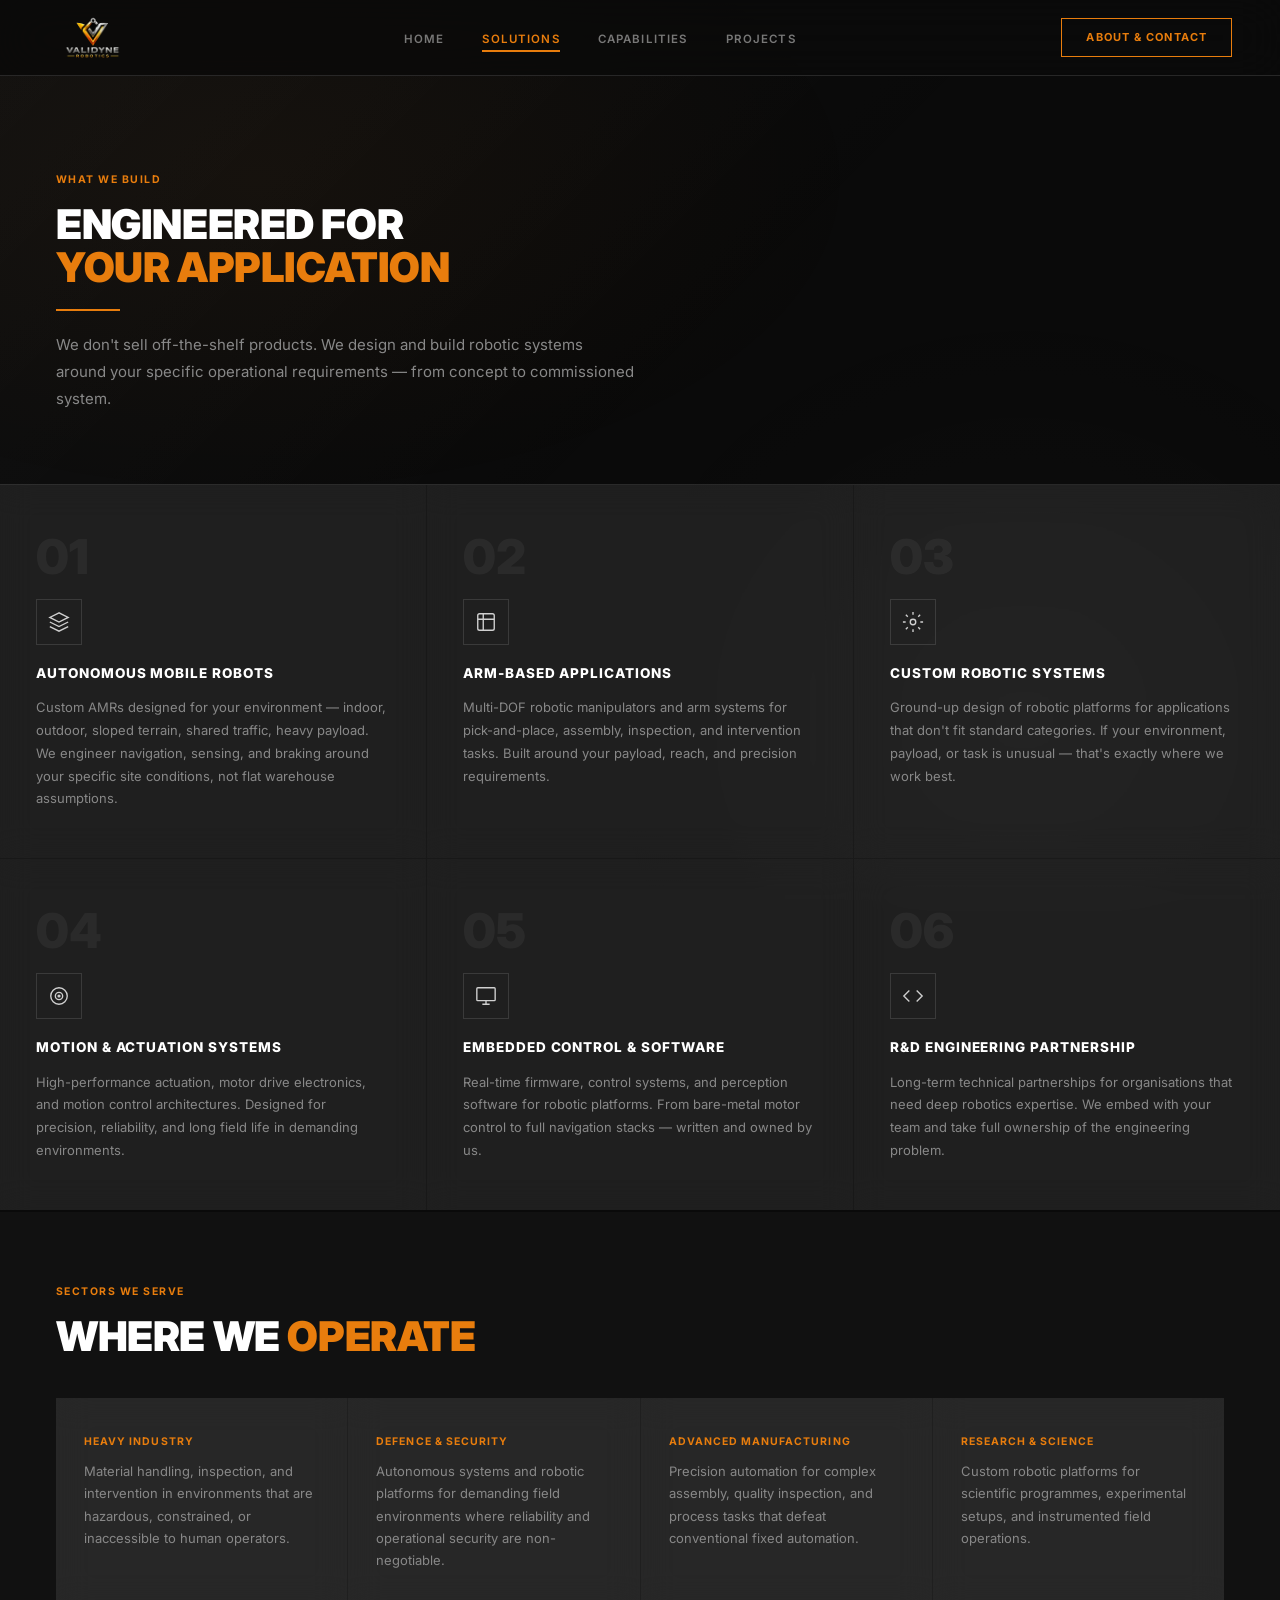
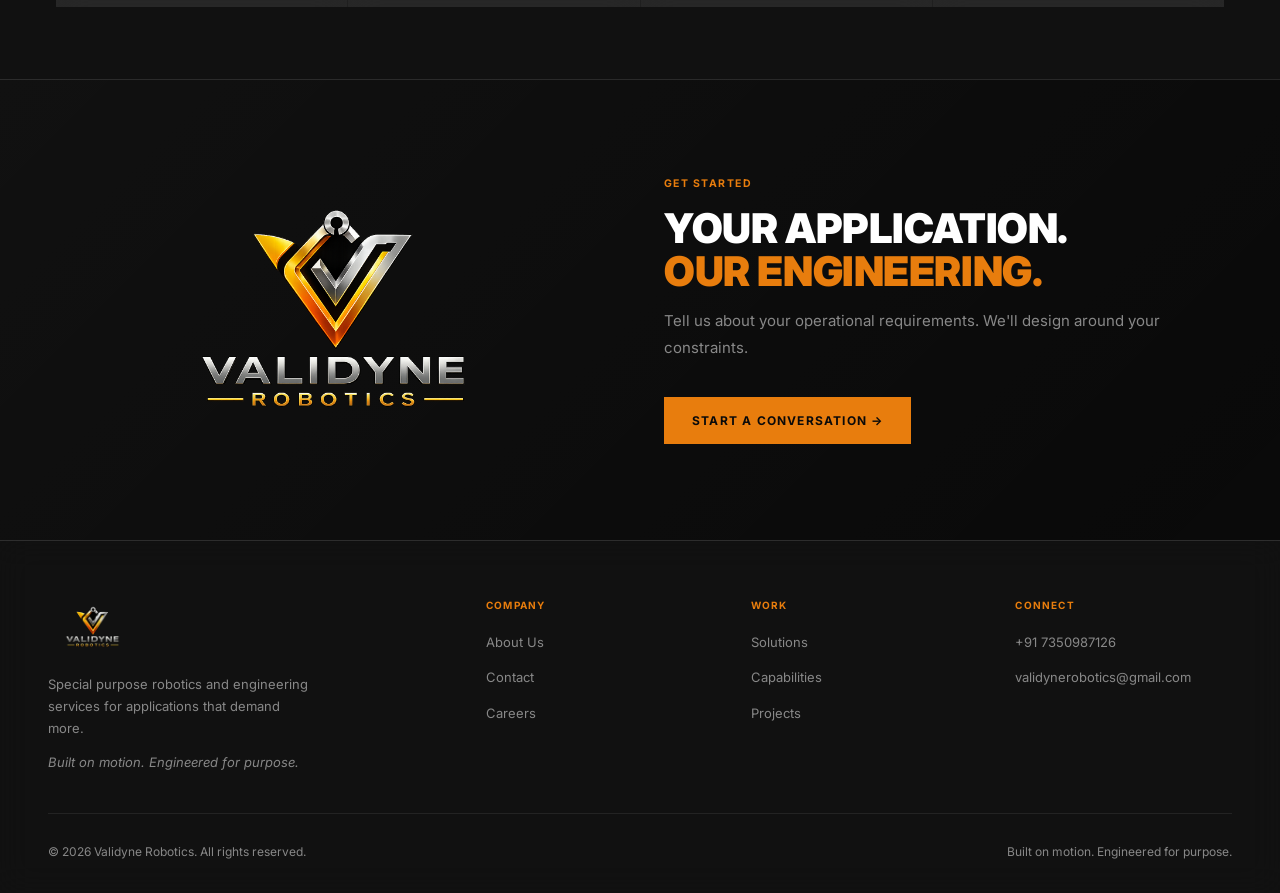
<file: solutions.html>
<!DOCTYPE html>
<html lang="en">
<head>
  <meta charset="UTF-8"/><meta name="viewport" content="width=device-width,initial-scale=1"/>
  <title>Solutions — Validyne Robotics</title>
  <link href="https://fonts.googleapis.com/css2?family=Inter:wght@400;500;600;700;800;900&display=swap" rel="stylesheet"/>
  <link rel="stylesheet" href="style.css"/>
</head>
<body>
  <header class="nav">
    <a href="index.html" class="nav-logo"><img src="assets/validyne-logo.png" alt="Validyne Robotics"/></a>
    <nav><ul class="nav-links">
      <li><a href="index.html">Home</a></li>
      <li><a href="solutions.html" class="active">Solutions</a></li>
      <li><a href="capabilities.html">Capabilities</a></li>
      <li><a href="projects.html">Projects</a></li>
    </ul></nav>
    <a href="about.html" class="nav-cta">About &amp; Contact</a>
  </header>
  <div class="page">

    <section class="page-hero section">
      <div class="page-hero-content">
        <p class="sec-label">What We Build</p>
        <h1 class="sec-title">ENGINEERED FOR<br/><span>YOUR APPLICATION</span></h1>
        <div class="silver-line"></div>
        <p class="sec-desc">We don't sell off-the-shelf products. We design and build robotic systems around your specific operational requirements — from concept to commissioned system.</p>
      </div>
    </section>

    <section class="section" style="padding:0 0 2px">
      <div class="sol-grid">
        <div class="sol-card">
          <div class="sol-num">01</div>
          <div class="sol-icon"><svg viewBox="0 0 24 24" fill="none" stroke="#d0d0d0" stroke-width="1.5" width="22" height="22"><path d="M12 2L2 7l10 5 10-5-10-5zM2 17l10 5 10-5M2 12l10 5 10-5"/></svg></div>
          <h3>Autonomous Mobile Robots</h3>
          <p>Custom AMRs designed for your environment — indoor, outdoor, sloped terrain, shared traffic, heavy payload. We engineer navigation, sensing, and braking around your specific site conditions, not flat warehouse assumptions.</p>
        </div>
        <div class="sol-card">
          <div class="sol-num">02</div>
          <div class="sol-icon"><svg viewBox="0 0 24 24" fill="none" stroke="#d0d0d0" stroke-width="1.5" width="22" height="22"><path d="M9 3H5a2 2 0 00-2 2v4m6-6h10a2 2 0 012 2v4M9 3v18m0 0h10a2 2 0 002-2V9M9 21H5a2 2 0 01-2-2V9m0 0h18"/></svg></div>
          <h3>Arm-Based Applications</h3>
          <p>Multi-DOF robotic manipulators and arm systems for pick-and-place, assembly, inspection, and intervention tasks. Built around your payload, reach, and precision requirements.</p>
        </div>
        <div class="sol-card">
          <div class="sol-num">03</div>
          <div class="sol-icon"><svg viewBox="0 0 24 24" fill="none" stroke="#d0d0d0" stroke-width="1.5" width="22" height="22"><circle cx="12" cy="12" r="3"/><path d="M12 1v3M12 20v3M1 12h3M20 12h3M4.2 4.2l2.1 2.1M17.7 17.7l2.1 2.1M4.2 19.8l2.1-2.1M17.7 6.3l2.1-2.1"/></svg></div>
          <h3>Custom Robotic Systems</h3>
          <p>Ground-up design of robotic platforms for applications that don't fit standard categories. If your environment, payload, or task is unusual — that's exactly where we work best.</p>
        </div>
        <div class="sol-card">
          <div class="sol-num">04</div>
          <div class="sol-icon"><svg viewBox="0 0 24 24" fill="none" stroke="#d0d0d0" stroke-width="1.5" width="22" height="22"><circle cx="12" cy="12" r="9"/><circle cx="12" cy="12" r="4"/><circle cx="12" cy="12" r="1" fill="#d0d0d0"/></svg></div>
          <h3>Motion &amp; Actuation Systems</h3>
          <p>High-performance actuation, motor drive electronics, and motion control architectures. Designed for precision, reliability, and long field life in demanding environments.</p>
        </div>
        <div class="sol-card">
          <div class="sol-num">05</div>
          <div class="sol-icon"><svg viewBox="0 0 24 24" fill="none" stroke="#d0d0d0" stroke-width="1.5" width="22" height="22"><rect x="2" y="3" width="20" height="14" rx="1"/><path d="M8 21h8M12 17v4"/></svg></div>
          <h3>Embedded Control &amp; Software</h3>
          <p>Real-time firmware, control systems, and perception software for robotic platforms. From bare-metal motor control to full navigation stacks — written and owned by us.</p>
        </div>
        <div class="sol-card">
          <div class="sol-num">06</div>
          <div class="sol-icon"><svg viewBox="0 0 24 24" fill="none" stroke="#d0d0d0" stroke-width="1.5" width="22" height="22"><polyline points="16 18 22 12 16 6"/><polyline points="8 6 2 12 8 18"/></svg></div>
          <h3>R&amp;D Engineering Partnership</h3>
          <p>Long-term technical partnerships for organisations that need deep robotics expertise. We embed with your team and take full ownership of the engineering problem.</p>
        </div>
      </div>
    </section>

    <section class="section" style="padding:72px 56px;background:var(--bg2)">
      <p class="sec-label">Sectors We Serve</p>
      <h2 class="sec-title" style="margin-bottom:40px">WHERE WE <span>OPERATE</span></h2>
      <div class="sector-grid">
        <div class="sector-card"><h4>Heavy Industry</h4><p>Material handling, inspection, and intervention in environments that are hazardous, constrained, or inaccessible to human operators.</p></div>
        <div class="sector-card"><h4>Defence &amp; Security</h4><p>Autonomous systems and robotic platforms for demanding field environments where reliability and operational security are non-negotiable.</p></div>
        <div class="sector-card"><h4>Advanced Manufacturing</h4><p>Precision automation for complex assembly, quality inspection, and process tasks that defeat conventional fixed automation.</p></div>
        <div class="sector-card"><h4>Research &amp; Science</h4><p>Custom robotic platforms for scientific programmes, experimental setups, and instrumented field operations.</p></div>
      </div>
    </section>

    <div class="cta-band section">
      <div class="cta-band-logo">
        <img src="assets/validyne-logo.png" alt="Validyne Robotics"/>
      </div>
      <div class="cta-band-content">
        <p class="sec-label">Get Started</p>
      <h2 class="sec-title">YOUR APPLICATION.<br/><span>OUR ENGINEERING.</span></h2>
      <p class="sec-desc">Tell us about your operational requirements. We'll design around your constraints.</p>
      <div class="btns"><a href="about.html#contact" class="btn btn-primary">Start a Conversation →</a></div>
      </div>
    </div>
  </div>

  <footer>
    <div class="footer-top">
      <div class="footer-brand"><img src="assets/validyne-logo.png" alt="Validyne Robotics"/><p>Special purpose robotics and engineering services for applications that demand more.</p><p class="footer-tagline">Built on motion. Engineered for purpose.</p></div>
      <div class="footer-col"><h4>Company</h4><ul><li><a href="about.html">About Us</a></li><li><a href="about.html#contact">Contact</a></li><li><a href="about.html#careers">Careers</a></li></ul></div>
      <div class="footer-col"><h4>Work</h4><ul><li><a href="solutions.html">Solutions</a></li><li><a href="capabilities.html">Capabilities</a></li><li><a href="projects.html">Projects</a></li></ul></div>
      <div class="footer-col"><h4>Connect</h4><ul><li><a href="tel:+917350987126">+91 7350987126</a></li><li><a href="mailto:validynerobotics@gmail.com">validynerobotics@gmail.com</a></li></ul></div>
    </div>
    <div class="footer-bottom"><span>© 2026 Validyne Robotics. All rights reserved.</span><span>Built on motion. Engineered for purpose.</span></div>
  </footer>
</body>
</html>
</file>
<file: style.css>
:root {
  --bg:     #0a0a0a;
  --bg2:    #111111;
  --bg3:    #181818;
  --cyan:   #E87D0D;
  --text:   #f2f2f2;
  --muted:  #888888;
  --border: rgba(255,255,255,.12);
  --borderw:rgba(255,255,255,.08);
  --glass:  rgba(255,255,255,.04);
  --glass2: rgba(255,255,255,.07);
  --glass-border: rgba(255,255,255,.12);
  --glass-border-bright: rgba(255,255,255,.2);
  --blur: blur(16px);
}
*,*::before,*::after{box-sizing:border-box;margin:0;padding:0}
html{scroll-behavior:smooth}
body{font-family:'Inter',Arial,sans-serif;background:var(--bg);color:var(--text);overflow-x:hidden;line-height:1.6}body::after{content:'';position:fixed;inset:0;background:radial-gradient(ellipse 80% 60% at 20% 20%,rgba(232,125,13,.04) 0%,transparent 60%),radial-gradient(ellipse 60% 80% at 80% 80%,rgba(255,255,255,.02) 0%,transparent 60%);pointer-events:none;z-index:0}

/* NAV */
.nav{position:fixed;top:0;left:0;right:0;height:76px;padding:0 48px;display:flex;align-items:center;justify-content:space-between;background:rgba(10,10,10,.6);border-bottom:1px solid var(--glass-border);backdrop-filter:blur(24px);-webkit-backdrop-filter:blur(24px);z-index:100}
.nav-logo img{height:60px;width:auto;max-width:220px;object-fit:contain;display:block}
.nav-links{display:flex;align-items:center;gap:38px;list-style:none}
.nav-links a{font-size:11.5px;font-weight:600;letter-spacing:.1em;text-transform:uppercase;color:rgba(255,255,255,.45);text-decoration:none;transition:color .2s}
.nav-links a:hover{color:#fff}
.nav-links a.active{color:var(--cyan);border-bottom:2px solid var(--cyan);padding-bottom:4px}
.nav-cta{font-size:11px;font-weight:700;letter-spacing:.1em;text-transform:uppercase;color:var(--cyan);border:1px solid var(--cyan);padding:10px 24px;text-decoration:none;transition:background .2s,color .2s}
.nav-cta:hover{background:var(--cyan);color:var(--bg)}
.page{padding-top:76px}

/* FOOTER */
footer{background:rgba(255,255,255,.03);backdrop-filter:var(--blur);-webkit-backdrop-filter:var(--blur);border-top:1px solid var(--glass-border);padding:56px 48px 32px;position:relative;z-index:1}
.footer-top{display:grid;grid-template-columns:1.8fr 1fr 1fr 1fr;gap:48px;padding-bottom:40px;border-bottom:1px solid var(--borderw);margin-bottom:28px}
.footer-brand img{height:60px;width:auto;max-width:200px;object-fit:contain;margin-bottom:16px;display:block}
.footer-brand p{font-size:13px;color:var(--muted);line-height:1.7;max-width:260px}
.footer-tagline{font-size:12px;font-style:italic;color:var(--cyan);margin-top:12px}
.footer-col h4{font-size:10px;font-weight:700;letter-spacing:.12em;text-transform:uppercase;color:var(--cyan);margin-bottom:16px}
.footer-col ul{list-style:none;display:flex;flex-direction:column;gap:10px}
.footer-col ul a{font-size:13px;color:var(--muted);text-decoration:none;transition:color .2s}
.footer-col ul a:hover{color:#fff}
.footer-bottom{display:flex;justify-content:space-between;align-items:center;font-size:12px;color:var(--muted)}

/* SHARED */
.section{position:relative;z-index:1}
.sec-label{font-size:10.5px;font-weight:700;letter-spacing:.14em;text-transform:uppercase;color:var(--cyan);margin-bottom:14px}
.sec-title{font-size:clamp(26px,3.2vw,44px);font-weight:900;text-transform:uppercase;line-height:1.05;letter-spacing:-.01em;color:#fff;margin-bottom:16px}
.sec-title span{color:var(--cyan)}
.sec-desc{font-size:15px;color:var(--muted);line-height:1.8;max-width:580px}
.silver-line{width:64px;height:2px;background:var(--cyan);margin:20px 0}
.container{max-width:1280px;margin:0 auto;padding:0 48px}

/* BUTTONS */
.btn{display:inline-flex;align-items:center;gap:12px;font-size:12px;font-weight:700;letter-spacing:.1em;text-transform:uppercase;text-decoration:none;padding:14px 28px;transition:all .2s}
.btn-primary{background:var(--cyan);color:var(--bg)}
.btn-primary:hover{background:#bdbdbd}
.btn-outline{border:1px solid var(--cyan);color:var(--cyan)}
.btn-outline:hover{background:rgba(255,255,255,.06)}
.btn-ghost{border:1px solid var(--borderw);color:var(--text)}
.btn-ghost:hover{border-color:var(--cyan);color:var(--cyan)}

/* HOME HERO */
.hero{min-height:calc(100vh - 76px);display:grid;grid-template-columns:45% 55%;position:relative;overflow:hidden;border-bottom:1px solid var(--borderw)}

.hero-left{padding:80px 40px 80px 56px;display:flex;flex-direction:column;justify-content:center;position:relative;z-index:2;background:linear-gradient(90deg,var(--bg) 70%,transparent 100%)}
.hero-eyebrow{font-size:11px;font-weight:600;letter-spacing:.14em;text-transform:uppercase;color:#E87D0D;margin-bottom:20px}
.hero-title{font-size:clamp(40px,5vw,72px);font-weight:900;line-height:.95;letter-spacing:-.02em;color:#fff;margin-bottom:0}
.hero-desc{font-size:14.5px;color:rgba(255,255,255,.55);line-height:1.8;max-width:420px;margin-bottom:40px}
.hero-tagline{font-size:12px;font-style:italic;color:var(--muted);margin-top:24px}
.hero-btns{display:flex;gap:14px;flex-wrap:wrap}

.hero-right{position:relative;overflow:hidden}
/* .hero-right img{width:100%;height:100%;object-fit:cover;object-position:center;display:block;filter:brightness(0.85) contrast(1.05)} */
/* .hero-right img{width:150%;height:auto;object-fit:cover;object-position:left center;} */
.hero-right img{
  position:absolute;
  top:50%;
  left:50%;
  width:120%;
  height:auto;
  object-fit:cover;
  object-position:center;
  transform:translate(-50%,-50%);
}
.hero-right::before{content:'';position:absolute;left:0;top:0;bottom:0;width:30%;background:linear-gradient(90deg,var(--bg),transparent);z-index:1;pointer-events:none}







/* FEATURES */
.features{display:grid;grid-template-columns:repeat(4,1fr);border-bottom:1px solid var(--glass-border)}
.feat{padding:44px 32px;border-right:1px solid var(--glass-border);background:var(--glass);backdrop-filter:var(--blur);-webkit-backdrop-filter:var(--blur);transition:background .25s}
.feat:last-child{border-right:none}
.feat:hover{background:var(--glass2)}
.feat-icon{width:40px;height:40px;border:1px solid var(--glass-border-bright);background:rgba(255,255,255,.05);backdrop-filter:var(--blur);display:flex;align-items:center;justify-content:center;margin-bottom:18px}
.feat-icon svg{width:20px;height:20px}
.feat h3{font-size:12.5px;font-weight:800;letter-spacing:.08em;text-transform:uppercase;color:#fff;margin-bottom:11px;line-height:1.3}
.feat p{font-size:13px;color:var(--muted);line-height:1.72;margin-bottom:16px}
.feat a{font-size:10.5px;font-weight:700;letter-spacing:.1em;text-transform:uppercase;color:var(--cyan);text-decoration:none}

/* STATS */
.stats{display:grid;grid-template-columns:repeat(4,1fr);background:rgba(255,255,255,.03);backdrop-filter:var(--blur);-webkit-backdrop-filter:var(--blur);border-top:1px solid var(--glass-border);border-bottom:1px solid var(--glass-border)}
.stat{padding:30px 36px;border-right:1px solid var(--glass-border);display:flex;align-items:center;gap:18px}
.stat:last-child{border-right:none}
.stat-icon{width:44px;height:44px;border:1px solid var(--glass-border-bright);background:rgba(255,255,255,.05);display:flex;align-items:center;justify-content:center;flex-shrink:0}
.stat-icon svg{width:22px;height:22px}
.stat b{font-size:32px;font-weight:900;color:#fff;line-height:1;display:block}
.stat span{font-size:12px;color:var(--muted);margin-top:2px;display:block}

/* PAGE HERO */
.page-hero{padding:96px 56px 72px;position:relative;overflow:hidden;border-bottom:1px solid var(--glass-border);background:linear-gradient(135deg,rgba(255,255,255,.03) 0%,transparent 60%)}
.page-hero-content{max-width:680px;position:relative;z-index:1}

/* SOLUTION CARDS */
.sol-grid{display:grid;grid-template-columns:repeat(3,1fr);gap:1px;background:rgba(255,255,255,.06)}
.sol-card{background:rgba(255,255,255,.03);backdrop-filter:var(--blur);-webkit-backdrop-filter:var(--blur);padding:48px 36px;position:relative;overflow:hidden;transition:background .25s,box-shadow .25s}
.sol-card:hover{background:rgba(255,255,255,.07);box-shadow:inset 0 0 0 1px rgba(255,255,255,.1)}
.sol-card::before{content:'';position:absolute;top:0;left:0;right:0;height:2px;background:linear-gradient(90deg,var(--cyan),transparent);opacity:0;transition:opacity .3s}
.sol-card:hover::before{opacity:1}
.sol-num{font-size:48px;font-weight:900;color:rgba(255,255,255,.05);line-height:1;margin-bottom:18px}
.sol-icon{width:46px;height:46px;border:1px solid var(--border);display:flex;align-items:center;justify-content:center;margin-bottom:18px}
.sol-icon svg{width:22px;height:22px}
.sol-card h3{font-size:13.5px;font-weight:800;letter-spacing:.07em;text-transform:uppercase;color:#fff;margin-bottom:12px}
.sol-card p{font-size:13px;color:var(--muted);line-height:1.75}

/* CAPABILITY LIST */
.cap-list{display:flex;flex-direction:column;gap:1px;background:rgba(255,255,255,.06)}
.cap-row{background:rgba(255,255,255,.03);backdrop-filter:var(--blur);-webkit-backdrop-filter:var(--blur);padding:32px 48px;display:grid;grid-template-columns:260px 1fr auto;gap:36px;align-items:center;transition:background .2s}
.cap-row:hover{background:rgba(255,255,255,.07)}
.cap-row h3{font-size:13.5px;font-weight:800;letter-spacing:.06em;text-transform:uppercase;color:#fff}
.cap-row p{font-size:13px;color:var(--muted);line-height:1.7}
.cap-tag{font-size:10px;font-weight:700;letter-spacing:.1em;text-transform:uppercase;color:var(--cyan);border:1px solid var(--border);padding:6px 14px;white-space:nowrap}

/* PROJECTS */
.proj-grid{display:grid;grid-template-columns:repeat(2,1fr);gap:1px;background:rgba(255,255,255,.06)}
.proj-card{background:rgba(255,255,255,.03);backdrop-filter:var(--blur);-webkit-backdrop-filter:var(--blur);padding:52px 44px;transition:background .25s}
.proj-card:hover{background:rgba(255,255,255,.07)}
.proj-card.featured{grid-column:1/-1;display:grid;grid-template-columns:1fr 1fr;gap:48px;align-items:center}
.proj-tag{display:inline-block;font-size:10px;font-weight:700;letter-spacing:.12em;text-transform:uppercase;color:var(--cyan);border:1px solid var(--border);padding:5px 12px;margin-bottom:20px}
.proj-card h3{font-size:19px;font-weight:800;text-transform:uppercase;color:#fff;margin-bottom:14px;line-height:1.2}
.proj-card p{font-size:13.5px;color:var(--muted);line-height:1.75;margin-bottom:24px}
.proj-meta{display:flex;gap:24px;flex-wrap:wrap}
.proj-meta span{font-size:11px;color:var(--muted)}
.proj-meta span b{color:var(--cyan)}
.proj-visual{background:var(--bg2);border:1px solid var(--borderw);display:flex;align-items:center;justify-content:center;min-height:220px}
.proj-visual svg{width:70%;height:auto;opacity:.35}

/* ABOUT / CONTACT */
.about-grid{display:grid;grid-template-columns:1fr 1fr;gap:72px;align-items:start;padding:80px 56px}
.values-grid{display:grid;grid-template-columns:1fr 1fr;gap:1px;background:rgba(255,255,255,.06)}
.value-card{background:rgba(255,255,255,.03);backdrop-filter:var(--blur);-webkit-backdrop-filter:var(--blur);padding:32px 28px}
.value-card h4{font-size:12.5px;font-weight:800;letter-spacing:.08em;text-transform:uppercase;color:#fff;margin-bottom:10px}
.value-card p{font-size:13px;color:var(--muted);line-height:1.7}
.contact-form{display:flex;flex-direction:column;gap:16px}
.form-row{display:grid;grid-template-columns:1fr 1fr;gap:16px}
.form-group{display:flex;flex-direction:column;gap:7px}
.form-group label{font-size:10.5px;font-weight:700;letter-spacing:.1em;text-transform:uppercase;color:var(--muted)}
.form-group input,.form-group select,.form-group textarea{background:rgba(255,255,255,.05);backdrop-filter:var(--blur);border:1px solid var(--glass-border);color:var(--text);font-family:inherit;font-size:14px;padding:13px 16px;outline:none;transition:border-color .2s;resize:none;-webkit-appearance:none}
.form-group input:focus,.form-group select:focus,.form-group textarea:focus{border-color:var(--cyan)}
.form-group select option{background:var(--bg2)}

/* CTA BAND */
.cta-band{padding:80px 56px;border-top:1px solid var(--glass-border);position:relative;overflow:hidden;z-index:1;display:grid;grid-template-columns:1fr 1fr;align-items:center;gap:48px;background:linear-gradient(135deg,rgba(255,255,255,.03) 0%,transparent 100%)}
.cta-band-logo{display:flex;align-items:center;justify-content:center}
.cta-band-logo img{width:450px;height:auto;object-fit:contain}
.cta-band-content{display:flex;flex-direction:column;align-items:flex-start}
.cta-band .sec-title{max-width:560px;margin:0 0 14px}
.cta-band .sec-desc{margin:0 0 36px;text-align:left}
.cta-band .btns{display:flex;gap:14px;justify-content:flex-start}

/* SECTOR GRID */
.sector-grid{display:grid;grid-template-columns:repeat(4,1fr);gap:1px;background:rgba(255,255,255,.06)}
.sector-card{background:rgba(255,255,255,.04);backdrop-filter:var(--blur);-webkit-backdrop-filter:var(--blur);padding:36px 28px}
.sector-card h4{font-size:10.5px;font-weight:700;letter-spacing:.1em;text-transform:uppercase;color:var(--cyan);margin-bottom:10px}
.sector-card p{font-size:13px;color:var(--muted);line-height:1.7}

/* TABLE */
.table-wrap{overflow-x:auto}
table{width:100%;border-collapse:collapse}
th{font-size:11px;font-weight:700;letter-spacing:.1em;text-transform:uppercase;color:var(--cyan);padding:14px 20px;text-align:left;border-bottom:1px solid var(--glass-border);background:rgba(255,255,255,.05)}
td{font-size:13.5px;color:var(--muted);padding:16px 20px;border-bottom:1px solid var(--borderw);vertical-align:top;line-height:1.6}
td:first-child{color:var(--cyan);font-weight:700;white-space:nowrap}
tr:hover td{background:rgba(255,255,255,.04)}

/* PROCESS STEPS */
.steps{display:grid;grid-template-columns:repeat(4,1fr);gap:1px;background:rgba(255,255,255,.06)}
.step{background:rgba(255,255,255,.03);backdrop-filter:var(--blur);-webkit-backdrop-filter:var(--blur);padding:44px 32px;position:relative}
.step-num{font-size:64px;font-weight:900;color:rgba(255,255,255,.06);line-height:1;margin-bottom:16px}
.step h3{font-size:13px;font-weight:800;letter-spacing:.08em;text-transform:uppercase;color:#fff;margin-bottom:12px}
.step p{font-size:13px;color:var(--muted);line-height:1.72;margin-bottom:20px}
.step-badge{display:inline-block;font-size:10px;font-weight:700;letter-spacing:.12em;text-transform:uppercase;background:var(--cyan);color:var(--bg);padding:6px 14px}

/* CAREERS */
.careers-grid{display:grid;grid-template-columns:repeat(3,1fr);gap:1px;background:rgba(255,255,255,.06)}
.career-card{background:rgba(255,255,255,.03);backdrop-filter:var(--blur);-webkit-backdrop-filter:var(--blur);padding:36px 28px}
.career-card h3{font-size:13px;font-weight:800;letter-spacing:.07em;text-transform:uppercase;color:#fff;margin-bottom:10px}
.career-card p{font-size:13px;color:var(--muted);line-height:1.7;margin-bottom:18px}
.career-card a{font-size:10.5px;font-weight:700;letter-spacing:.1em;text-transform:uppercase;color:var(--cyan);text-decoration:none}

/* CONTACT INFO */
.contact-info{display:flex;flex-direction:column;gap:24px}
.contact-info-item h4{font-size:10.5px;font-weight:700;letter-spacing:.12em;text-transform:uppercase;color:var(--cyan);margin-bottom:6px}
.contact-info-item p{font-size:15px;color:var(--text)}

@media(max-width:1100px){
  .nav-links{display:none}
  .hero{grid-template-columns:1fr}
  .hero-right{display:none}
  .features,.stats,.steps{grid-template-columns:repeat(2,1fr)}
  .sol-grid,.sector-grid,.careers-grid{grid-template-columns:1fr 1fr}
  .about-grid,.proj-card.featured{grid-template-columns:1fr}
  .cap-row{grid-template-columns:1fr;gap:12px}
}
@media(max-width:680px){
  .nav{padding:0 20px}
  .features,.stats,.steps,.sol-grid,.sector-grid,.careers-grid,.values-grid{grid-template-columns:1fr}
  .page-hero,.about-grid,.cta-band{padding-left:24px;padding-right:24px}
  .hero-left{padding:48px 24px}
  .proj-grid{grid-template-columns:1fr}
  .form-row{grid-template-columns:1fr}
}
</file>
